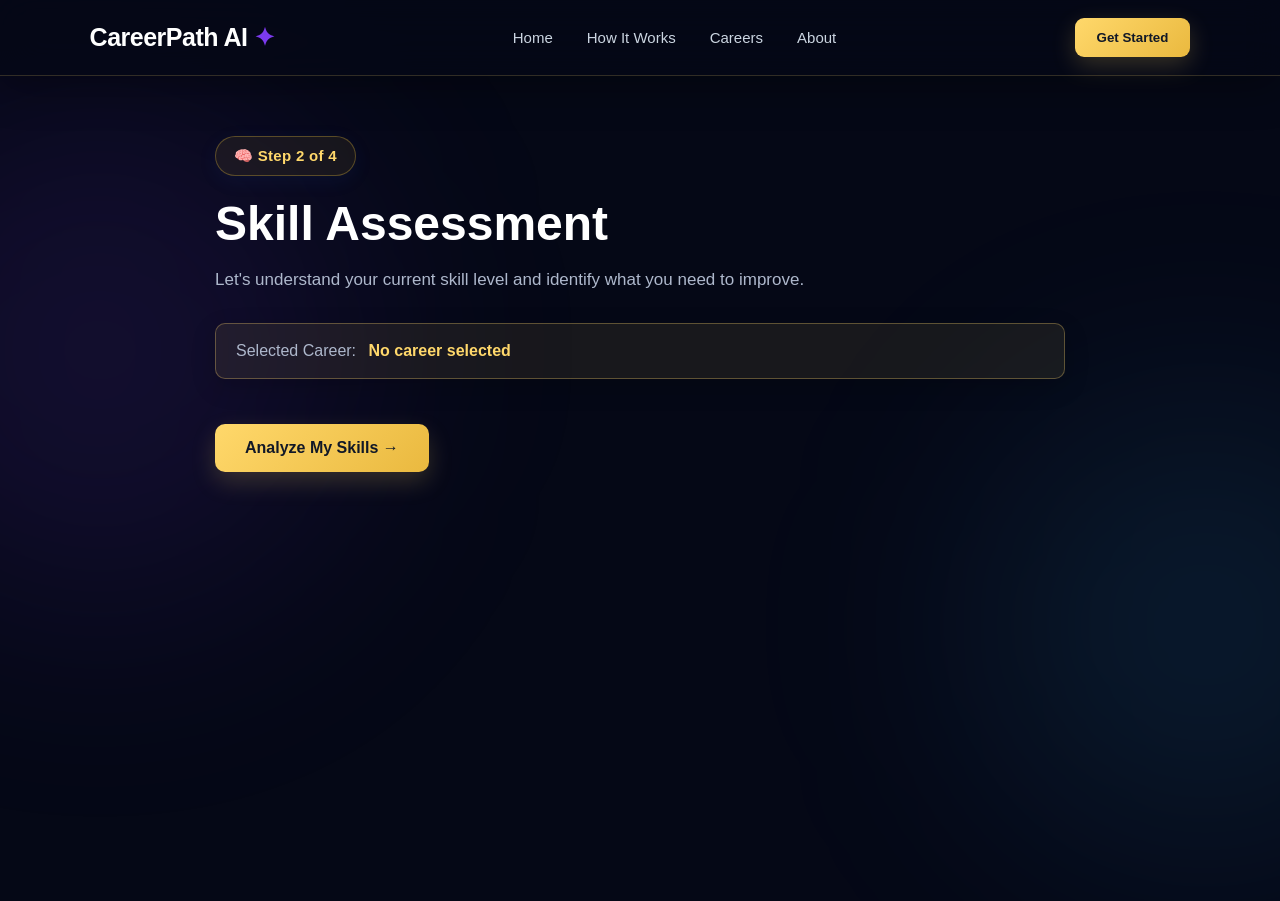
<file: assessment.html>
<!DOCTYPE html>
<html lang="en">

<head>
    <meta charset="UTF-8">
    <meta name="viewport" content="width=device-width, initial-scale=1.0">

    <title>Skill Assessment | CareerPath AI</title>

    <link rel="stylesheet" href="style.css">
</head>

<body>

    <header>

        <div class="logo">CareerPath AI</div>

        <nav>
            <a href="index.html">Home</a>
            <a href="#">How It Works</a>
            <a href="career.html">Careers</a>
            <a href="#">About</a>
        </nav>

        <button class="login-btn">Get Started</button>

    </header>


    <main class="assessment-page">

        <section class="assessment-container">

            <p class="tagline">🧠 Step 2 of 4</p>

            <h1>Skill Assessment</h1>

            <p class="assessment-description">
                Let's understand your current skill level
                and identify what you need to improve.
            </p>


            <div class="career-selected">
                <span>Selected Career:</span>

                <strong id="selected-career">
                    Loading...
                </strong>
            </div>


            <div id="questions-container">

                <!-- Questions will be added using JavaScript -->

            </div>


            <button id="submit-assessment" class="continue-btn">
                Analyze My Skills →
            </button>

        </section>

    </main>


    <script src="script.js"></script>

</body>

</html>
</file>
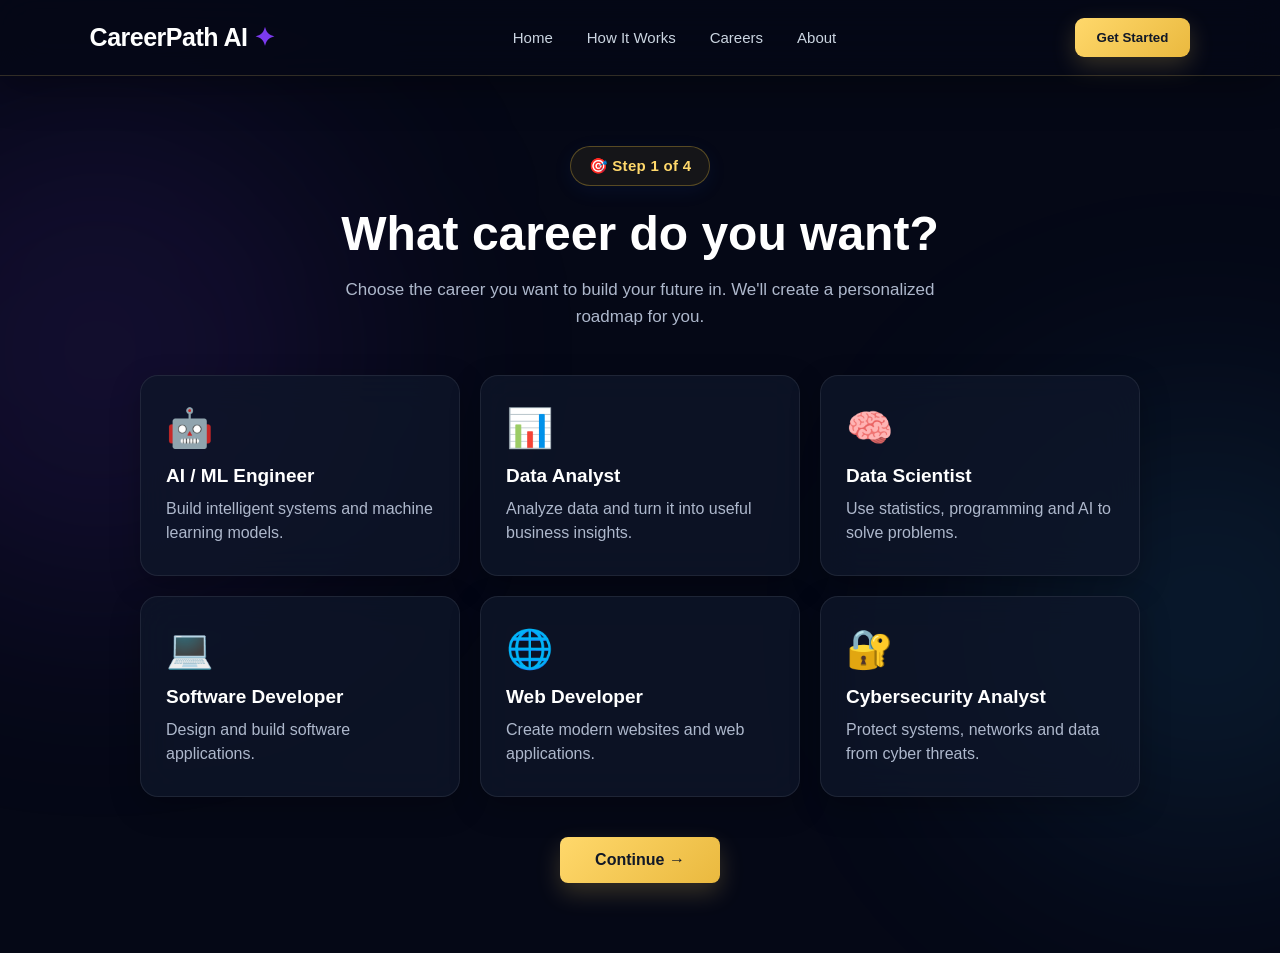
<file: career.html>
<!DOCTYPE html>
<html lang="en">

<head>
    <meta charset="UTF-8">
    <meta name="viewport" content="width=device-width, initial-scale=1.0">

    <title>Choose Your Career | CareerPath AI</title>

    <link rel="stylesheet" href="style.css">
</head>

<body>

    <header>

        <div class="logo">CareerPath AI</div>

        <nav>
            <a href="index.html">Home</a>
            <a href="#">How It Works</a>
            <a href="#">Careers</a>
            <a href="#">About</a>
        </nav>

        <button class="login-btn">Get Started</button>

    </header>


    <main class="career-page">

        <section class="career-selection">

            <p class="tagline">🎯 Step 1 of 4</p>

            <h1>What career do you want?</h1>

            <p class="career-description">
                Choose the career you want to build your future in.
                We'll create a personalized roadmap for you.
            </p>


            <div class="career-grid">

                <div class="career-card" data-career="AI/ML Engineer">
                    <div class="career-icon">🤖</div>
                    <h3>AI / ML Engineer</h3>
                    <p>
                        Build intelligent systems and machine learning models.
                    </p>
                </div>


                <div class="career-card" data-career="Data Analyst">
                    <div class="career-icon">📊</div>
                    <h3>Data Analyst</h3>
                    <p>
                        Analyze data and turn it into useful business insights.
                    </p>
                </div>


                <div class="career-card" data-career="Data Scientist">
                    <div class="career-icon">🧠</div>
                    <h3>Data Scientist</h3>
                    <p>
                        Use statistics, programming and AI to solve problems.
                    </p>
                </div>


                <div class="career-card" data-career="Software Developer">
                    <div class="career-icon">💻</div>
                    <h3>Software Developer</h3>
                    <p>
                        Design and build software applications.
                    </p>
                </div>


                <div class="career-card" data-career="Web Developer">
                    <div class="career-icon">🌐</div>
                    <h3>Web Developer</h3>
                    <p>
                        Create modern websites and web applications.
                    </p>
                </div>


                <div class="career-card" data-career="Cybersecurity Analyst">
                    <div class="career-icon">🔐</div>
                    <h3>Cybersecurity Analyst</h3>
                    <p>
                        Protect systems, networks and data from cyber threats.
                    </p>
                </div>

            </div>


            <button class="continue-btn">
                Continue →
            </button>

        </section>

    </main>


    <!-- JavaScript -->
    <script src="script.js"></script>

</body>

</html>
</file>
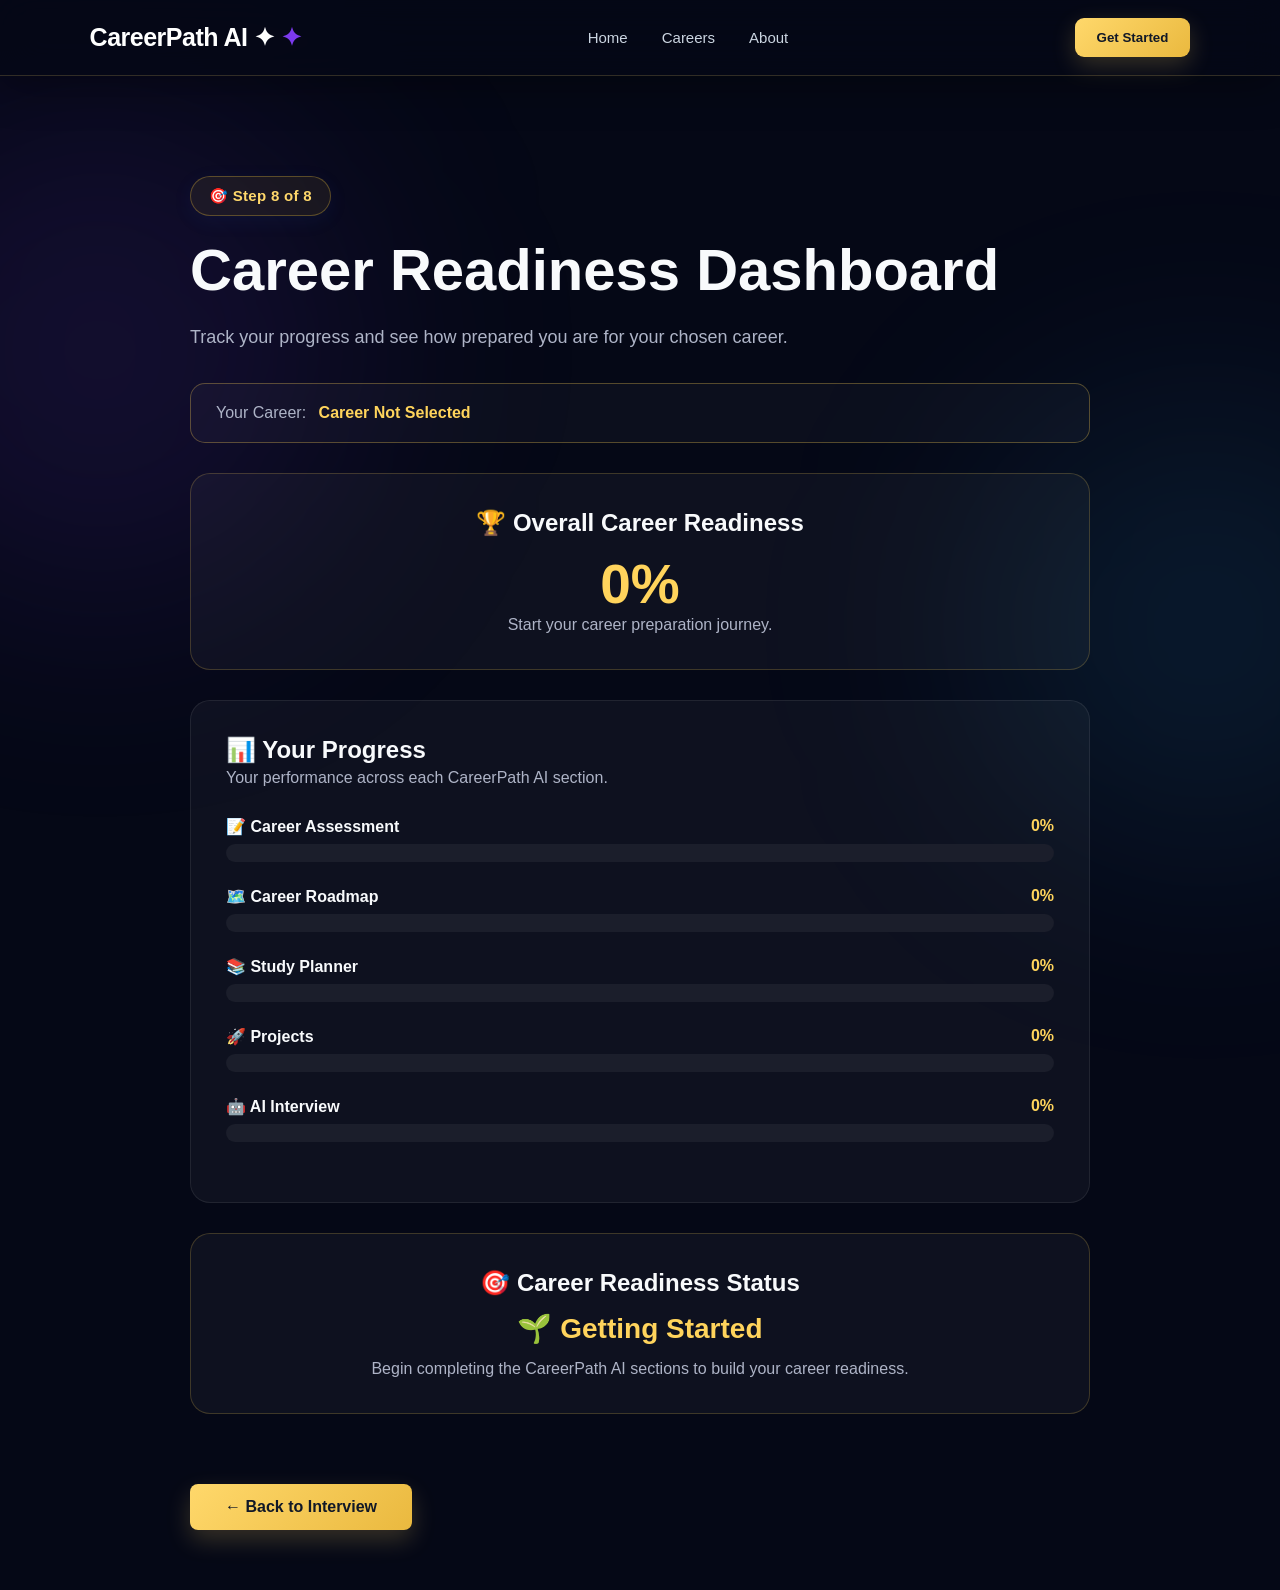
<file: dashboard.html>
<!DOCTYPE html>
<html lang="en">

<head>

    <meta charset="UTF-8">

    <meta name="viewport"
          content="width=device-width, initial-scale=1.0">

    <title>Career Dashboard | CareerPath AI</title>

    <link rel="stylesheet" href="style.css">

</head>


<body>

    <!-- ========================================
         HEADER
    ========================================= -->

    <header>

        <div class="logo">
            CareerPath AI ✦
        </div>

        <nav>

            <a href="index.html">
                Home
            </a>

            <a href="career.html">
                Careers
            </a>

            <a href="#">
                About
            </a>

        </nav>

        <button class="login-btn">
            Get Started
        </button>

    </header>


    <!-- ========================================
         STEP 8 DASHBOARD
    ========================================= -->

    <main class="dashboard-page">

        <section class="dashboard-container">


            <!-- STEP -->

            <p class="tagline">
                🎯 Step 8 of 8
            </p>


            <!-- TITLE -->

            <h1>
                Career Readiness Dashboard
            </h1>


            <p class="dashboard-description">

                Track your progress and see how prepared
                you are for your chosen career.

            </p>


            <!-- CAREER -->

            <div class="dashboard-career">

                <span>
                    Your Career:
                </span>

                <strong id="dashboard-career">
                    Loading...
                </strong>

            </div>


            <!-- ========================================
                 OVERALL SCORE
            ========================================= -->

            <div class="overall-progress">

                <h2>
                    🏆 Overall Career Readiness
                </h2>

                <div class="overall-number"
                     id="overall-score">

                    0%

                </div>

                <p id="readiness-message">

                    Complete the sections to become
                    career ready.

                </p>

            </div>


            <!-- ========================================
                 BAR GRAPH
            ========================================= -->

            <div class="progress-chart">

                <h2>
                    📊 Your Progress
                </h2>

                <p class="chart-description">

                    Your performance across each
                    CareerPath AI section.

                </p>


                <!-- ASSESSMENT -->

                <div class="bar-item">

                    <div class="bar-header">

                        <span>
                            📝 Career Assessment
                        </span>

                        <strong id="assessment-value">
                            0%
                        </strong>

                    </div>

                    <div class="bar-background">

                        <div
                            id="assessment-bar"
                            class="bar-fill">
                        </div>

                    </div>

                </div>


                <!-- ROADMAP -->

                <div class="bar-item">

                    <div class="bar-header">

                        <span>
                            🗺️ Career Roadmap
                        </span>

                        <strong id="roadmap-value">
                            0%
                        </strong>

                    </div>

                    <div class="bar-background">

                        <div
                            id="roadmap-bar"
                            class="bar-fill">
                        </div>

                    </div>

                </div>


                <!-- STUDY PLANNER -->

                <div class="bar-item">

                    <div class="bar-header">

                        <span>
                            📚 Study Planner
                        </span>

                        <strong id="planner-value">
                            0%
                        </strong>

                    </div>

                    <div class="bar-background">

                        <div
                            id="planner-bar"
                            class="bar-fill">
                        </div>

                    </div>

                </div>


                <!-- PROJECTS -->

                <div class="bar-item">

                    <div class="bar-header">

                        <span>
                            🚀 Projects
                        </span>

                        <strong id="projects-value">
                            0%
                        </strong>

                    </div>

                    <div class="bar-background">

                        <div
                            id="projects-bar"
                            class="bar-fill">
                        </div>

                    </div>

                </div>


                <!-- INTERVIEW -->

                <div class="bar-item">

                    <div class="bar-header">

                        <span>
                            🤖 AI Interview
                        </span>

                        <strong id="interview-value">
                            0%
                        </strong>

                    </div>

                    <div class="bar-background">

                        <div
                            id="interview-bar"
                            class="bar-fill">
                        </div>

                    </div>

                </div>

            </div>


            <!-- ========================================
                 FINAL STATUS
            ========================================= -->

            <div class="readiness-card">

                <h2>
                    🎯 Career Readiness Status
                </h2>

                <h3 id="readiness-status">
                    Getting Started
                </h3>

                <p id="readiness-description">

                    Start completing your CareerPath AI
                    journey to improve your readiness.

                </p>

            </div>


            <!-- ========================================
                 BACK BUTTON
            ========================================= -->

            <button
                class="continue-btn"
                onclick="window.location.href='interview.html'">

                ← Back to Interview

            </button>


        </section>

    </main>


    <script src="dashboard.js"></script>

</body>

</html>
</file>
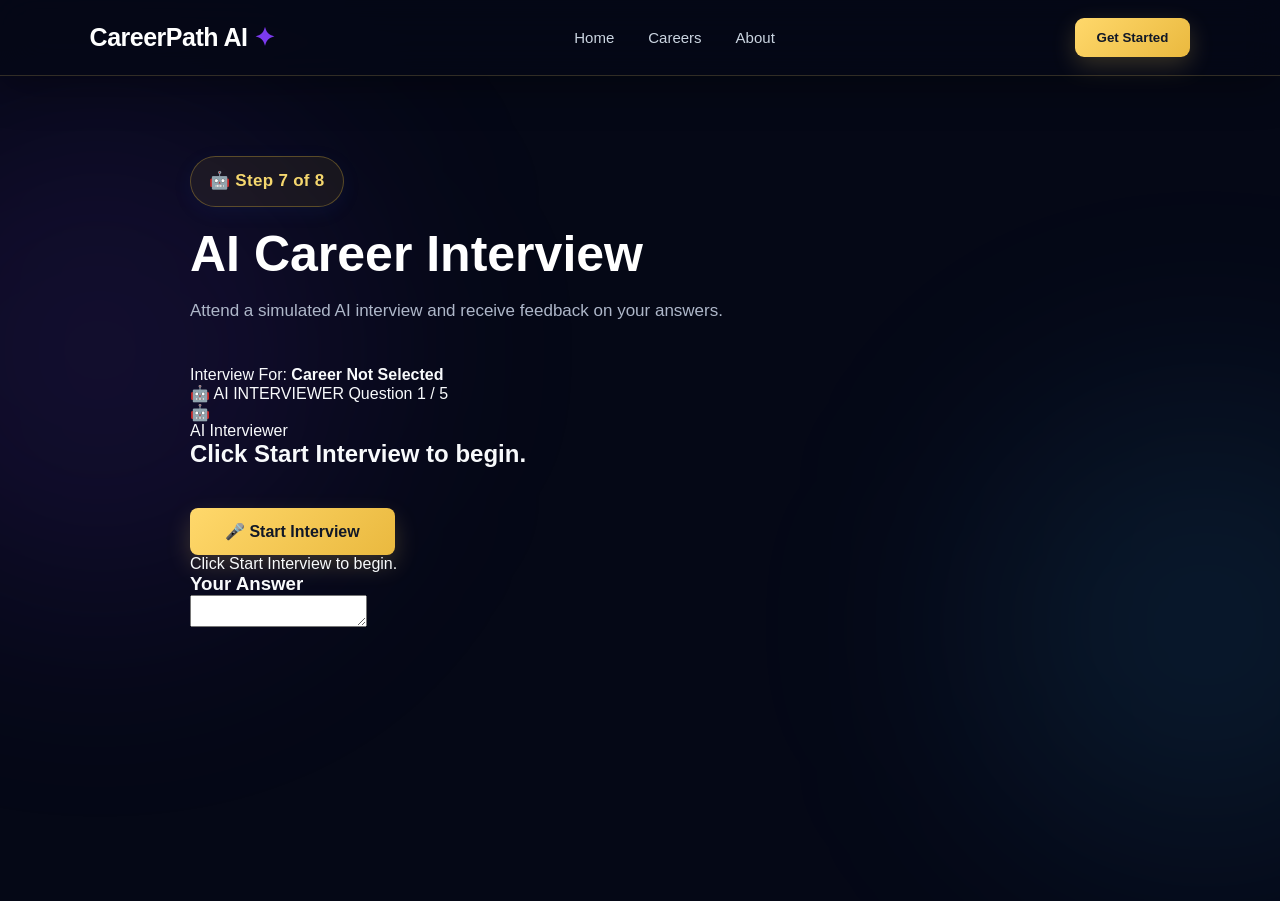
<file: interview.html>
<!DOCTYPE html>
<html lang="en">

<head>
    <meta charset="UTF-8">

    <meta name="viewport" content="width=device-width, initial-scale=1.0">

    <title>AI Interview | CareerPath AI</title>

    <link rel="stylesheet" href="style.css">
</head>

<body>

    <!-- HEADER -->
    <header>

        <div class="logo">
            CareerPath AI
        </div>

        <nav>
            <a href="index.html">Home</a>
            <a href="career.html">Careers</a>
            <a href="#">About</a>
        </nav>

        <button class="login-btn">
            Get Started
        </button>

    </header>


    <!-- AI INTERVIEW -->
    <main class="roadmap-page">

        <section class="roadmap-container">

            <p class="tagline">
                🤖 Step 7 of 8
            </p>

            <h1>
                AI Career Interview
            </h1>

            <p class="roadmap-description">
                Attend a simulated AI interview and receive feedback on your answers.
            </p>


            <!-- CAREER -->
            <div class="roadmap-career">

                <span>
                    Interview For:
                </span>

                <strong id="interview-career">
                    Loading...
                </strong>

            </div>


            <!-- INTERVIEW AREA -->
            <div id="interview-container">

                <div class="ai-interview-box">

                    <!-- INTERVIEW HEADER -->
                    <div class="interview-header">

                        <span class="ai-badge">
                            🤖 AI INTERVIEWER
                        </span>

                        <span id="question-count">
                            Question 1 / 5
                        </span>

                    </div>


                    <!-- QUESTION -->
                    <div class="ai-question">

                        <div class="ai-avatar">
                            🤖
                        </div>

                        <div>

                            <span>
                                AI Interviewer
                            </span>

                            <h2 id="interview-question">
                                Click Start Interview to begin.
                            </h2>

                        </div>

                    </div>


                    <!-- SPEECH AREA -->
                    <div class="speech-area">

                        <button
                            id="start-interview"
                            class="continue-btn">
                            🎤 Start Interview
                        </button>


                        <button
                            id="speak-answer"
                            class="continue-btn"
                            style="display: none;">
                            🎙️ Start Speaking
                        </button>


                        <button
                            id="finish-answer"
                            class="continue-btn"
                            style="display: none;">
                            ✅ Finish Answer
                        </button>


                        <p id="speech-status">
                            Click Start Interview to begin.
                        </p>

                    </div>


                    <!-- USER ANSWER -->
                    <div class="answer-box">

                        <h3>
                            Your Answer
                        </h3>

                        <textarea
                            id="user-answer"
                            placeholder="Your spoken answer will appear here..."
                            readonly>
                        </textarea>

                    </div>


                    <!-- FEEDBACK -->
                    <div
                        id="interview-feedback"
                        style="display: none;">

                        <h3>
                            📊 AI Feedback
                        </h3>

                        <p id="feedback-text"></p>

                        <strong id="answer-score">
                            Score: 0/10
                        </strong>

                    </div>


                    <!-- NEXT QUESTION -->
                    <button
                        id="next-question"
                        class="continue-btn"
                        style="display: none;">

                        Next Question →

                    </button>

                </div>

            </div>

        </section>

    </main>


    <!-- JAVASCRIPT -->
     <script src="interview.js"></script>
   

</body>

</html>
</file>
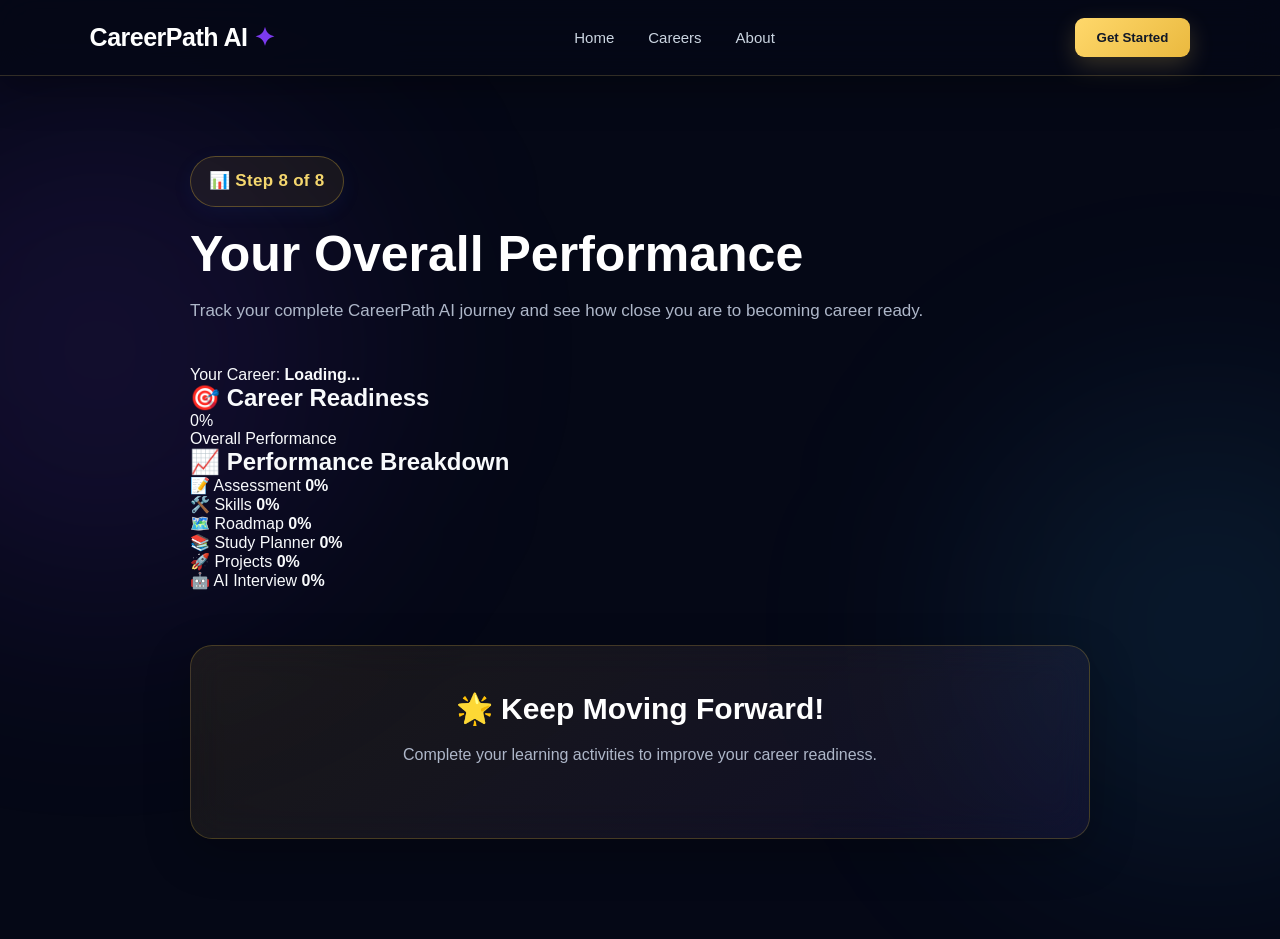
<file: performance.html>
<!DOCTYPE html>
<html lang="en">

<head>

    <meta charset="UTF-8">

    <meta name="viewport"
          content="width=device-width, initial-scale=1.0">

    <title>Overall Performance | CareerPath AI</title>

    <link rel="stylesheet" href="style.css">

</head>


<body>

    <!-- ========================================
         HEADER
    ========================================= -->

    <header>

        <div class="logo">
            CareerPath AI
        </div>

        <nav>

            <a href="index.html">
                Home
            </a>

            <a href="career.html">
                Careers
            </a>

            <a href="#">
                About
            </a>

        </nav>

        <button class="login-btn">
            Get Started
        </button>

    </header>


    <!-- ========================================
         PERFORMANCE PAGE
    ========================================= -->

    <main class="roadmap-page">

        <section class="roadmap-container">


            <!-- STEP -->

            <p class="tagline">
                📊 Step 8 of 8
            </p>


            <!-- TITLE -->

            <h1>
                Your Overall Performance
            </h1>


            <p class="roadmap-description">

                Track your complete CareerPath AI journey
                and see how close you are to becoming
                career ready.

            </p>


            <!-- CAREER -->

            <div class="roadmap-career">

                <span>
                    Your Career:
                </span>

                <strong id="performance-career">
                    Loading...
                </strong>

            </div>


            <!-- ========================================
                 OVERALL SCORE
            ========================================= -->

            <div class="overall-performance">

                <h2>
                    🎯 Career Readiness
                </h2>

                <div class="overall-score"
                     id="overall-score">

                    0%

                </div>

                <p>
                    Overall Performance
                </p>

            </div>


            <!-- ========================================
                 PERFORMANCE GRAPH
            ========================================= -->

            <div class="performance-section">

                <h2>
                    📈 Performance Breakdown
                </h2>


                <div class="performance-item">

                    <div class="performance-header">

                        <span>
                            📝 Assessment
                        </span>

                        <strong id="assessment-performance">
                            0%
                        </strong>

                    </div>

                    <div class="performance-bar">

                        <div
                            id="assessment-bar"
                            class="performance-fill">
                        </div>

                    </div>

                </div>


                <div class="performance-item">

                    <div class="performance-header">

                        <span>
                            🛠️ Skills
                        </span>

                        <strong id="skills-performance">
                            0%
                        </strong>

                    </div>

                    <div class="performance-bar">

                        <div
                            id="skills-bar"
                            class="performance-fill">
                        </div>

                    </div>

                </div>


                <div class="performance-item">

                    <div class="performance-header">

                        <span>
                            🗺️ Roadmap
                        </span>

                        <strong id="roadmap-performance">
                            0%
                        </strong>

                    </div>

                    <div class="performance-bar">

                        <div
                            id="roadmap-bar"
                            class="performance-fill">
                        </div>

                    </div>

                </div>


                <div class="performance-item">

                    <div class="performance-header">

                        <span>
                            📚 Study Planner
                        </span>

                        <strong id="planner-performance">
                            0%
                        </strong>

                    </div>

                    <div class="performance-bar">

                        <div
                            id="planner-bar"
                            class="performance-fill">
                        </div>

                    </div>

                </div>


                <div class="performance-item">

                    <div class="performance-header">

                        <span>
                            🚀 Projects
                        </span>

                        <strong id="projects-performance">
                            0%
                        </strong>

                    </div>

                    <div class="performance-bar">

                        <div
                            id="projects-bar"
                            class="performance-fill">
                        </div>

                    </div>

                </div>


                <div class="performance-item">

                    <div class="performance-header">

                        <span>
                            🤖 AI Interview
                        </span>

                        <strong id="interview-performance">
                            0%
                        </strong>

                    </div>

                    <div class="performance-bar">

                        <div
                            id="interview-bar"
                            class="performance-fill">
                        </div>

                    </div>

                </div>

            </div>


            <!-- ========================================
                 FINAL MESSAGE
            ========================================= -->

            <div class="career-ready">

                <h2>
                    🌟 Keep Moving Forward!
                </h2>

                <p id="performance-message">

                    Complete your learning activities
                    to improve your career readiness.

                </p>

            </div>


        </section>

    </main>


    <script src="script.js"></script>

</body>

</html>
</file>
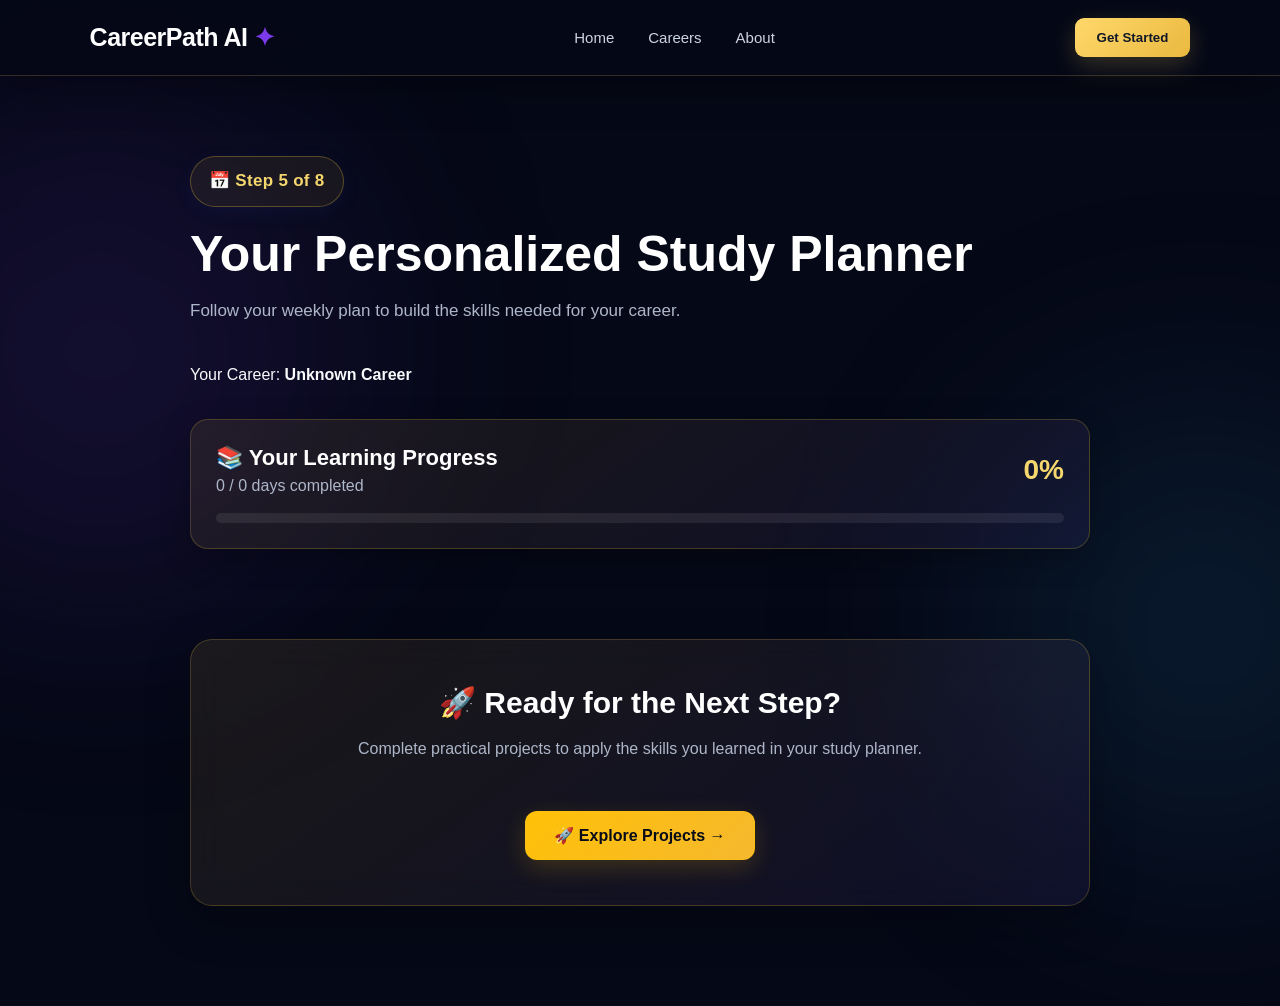
<file: planner.html>
<!DOCTYPE html>
<html lang="en">

<head>

    <meta charset="UTF-8">

    <meta name="viewport"
          content="width=device-width, initial-scale=1.0">

    <title>Study Planner | CareerPath AI</title>

    <link rel="stylesheet" href="style.css">

</head>


<body>

    <header>

        <div class="logo">
            CareerPath AI
        </div>

        <nav>

            <a href="index.html">
                Home
            </a>

            <a href="career.html">
                Careers
            </a>

            <a href="#">
                About
            </a>

        </nav>

        <button class="login-btn">
            Get Started
        </button>

    </header>


    <main class="roadmap-page">

        <section class="roadmap-container">

            <p class="tagline">
                📅 Step 5 of 8
            </p>

            <h1>
                Your Personalized Study Planner
            </h1>

            <p class="roadmap-description">
                Follow your weekly plan to build the skills
                needed for your career.
            </p>

            <div class="roadmap-career">

                <span>Your Career:</span>

                <strong id="planner-career">
                    Loading...
                </strong>

            </div>



            <div id="planner-content">

            </div>

            

         <!-- ============================= -->
<!-- NEXT STEP - PROJECTS -->
<!-- ============================= -->

<div class="career-ready">

    <h2>
        🚀 Ready for the Next Step?
    </h2>

    <p>
        Complete practical projects to apply the skills
        you learned in your study planner.
    </p>
<a href="projects.html" class="project-cta">
    🚀 Explore Projects →
</a>
</div>

        </section>

    </main>


    <script src="script.js"></script>

</body>

</html>
</file>
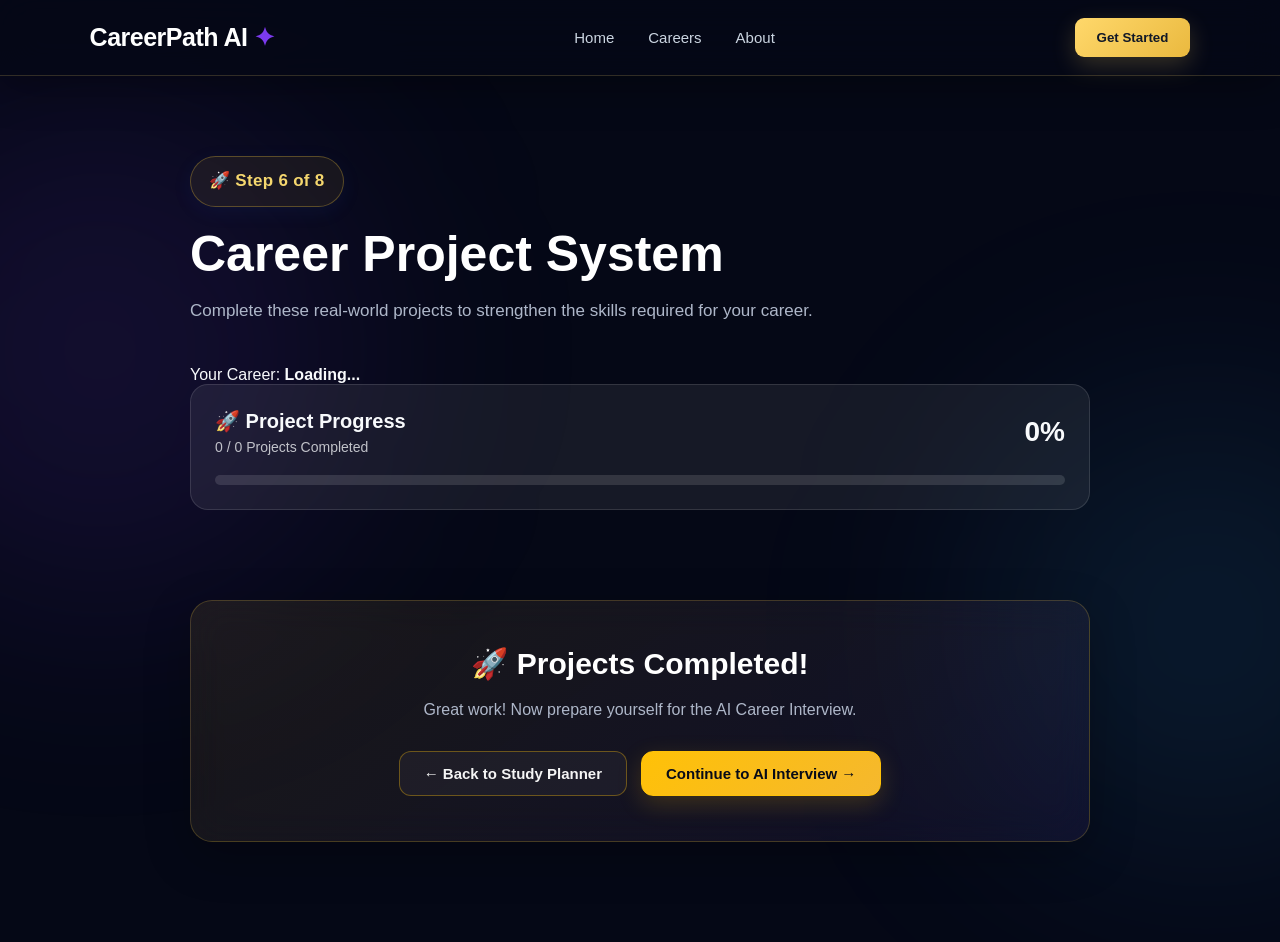
<file: projects.html>
<!DOCTYPE html>
<html lang="en">

<head>

    <meta charset="UTF-8">

    <meta name="viewport"
          content="width=device-width, initial-scale=1.0">

    <title>Project System | CareerPath AI</title>

    <link rel="stylesheet" href="style.css">

</head>


<body>

    <!-- ========================================
         HEADER
    ========================================= -->

    <header>

        <div class="logo">
            CareerPath AI
        </div>

        <nav>

            <a href="index.html">
                Home
            </a>

            <a href="career.html">
                Careers
            </a>

            <a href="#">
                About
            </a>

        </nav>

        <button class="login-btn">
            Get Started
        </button>

    </header>


    <!-- ========================================
         MAIN PROJECT PAGE
    ========================================= -->

    <main class="roadmap-page">

        <section class="roadmap-container">


            <!-- STEP -->

            <p class="tagline">
                🚀 Step 6 of 8
            </p>


            <!-- TITLE -->

            <h1>
                Career Project System
            </h1>


            <p class="roadmap-description">

                Complete these real-world projects to
                strengthen the skills required for your career.

            </p>


            <!-- CAREER -->

            <div class="roadmap-career">

                <span>
                    Your Career:
                </span>

                <strong id="project-career">
                    Loading...
                </strong>

            </div>


            <!-- ========================================
                 PROJECT PROGRESS
            ========================================= -->

            <div class="project-progress">

                <div class="project-progress-header">

                    <div>

                        <h3>
                            🚀 Project Progress
                        </h3>

                        <p id="project-progress-text">
                            0 / 5 projects completed
                        </p>

                    </div>

                    <strong id="project-progress-percent">
                        0%
                    </strong>

                </div>


                <div class="project-progress-bar">

                    <div
                        id="project-progress-fill"
                        class="project-progress-fill">
                    </div>

                </div>

            </div>


            <!-- ========================================
                 PROJECTS
            ========================================= -->

            <div id="projects-content">

            </div>


          <!-- ======================================== -->
<!-- NEXT STEP -->
<!-- ======================================== -->

<div class="career-ready">

    <h2>
        🚀 Projects Completed!
    </h2>

    <p>
        Great work! Now prepare yourself for the AI Career Interview.
    </p>

    <div class="career-ready-buttons">

        <div class="project-navigation">

    <a
        href="study-planner.html"
        class="project-nav secondary">

        ← Back to Study Planner

    </a>


    <a
        href="interview.html"
        class="project-nav primary">

        Continue to AI Interview →

    </a>

</div>

    </div>

</div>



        </section>

    </main>


    <script src="script.js"></script>

</body>

</html>
</file>
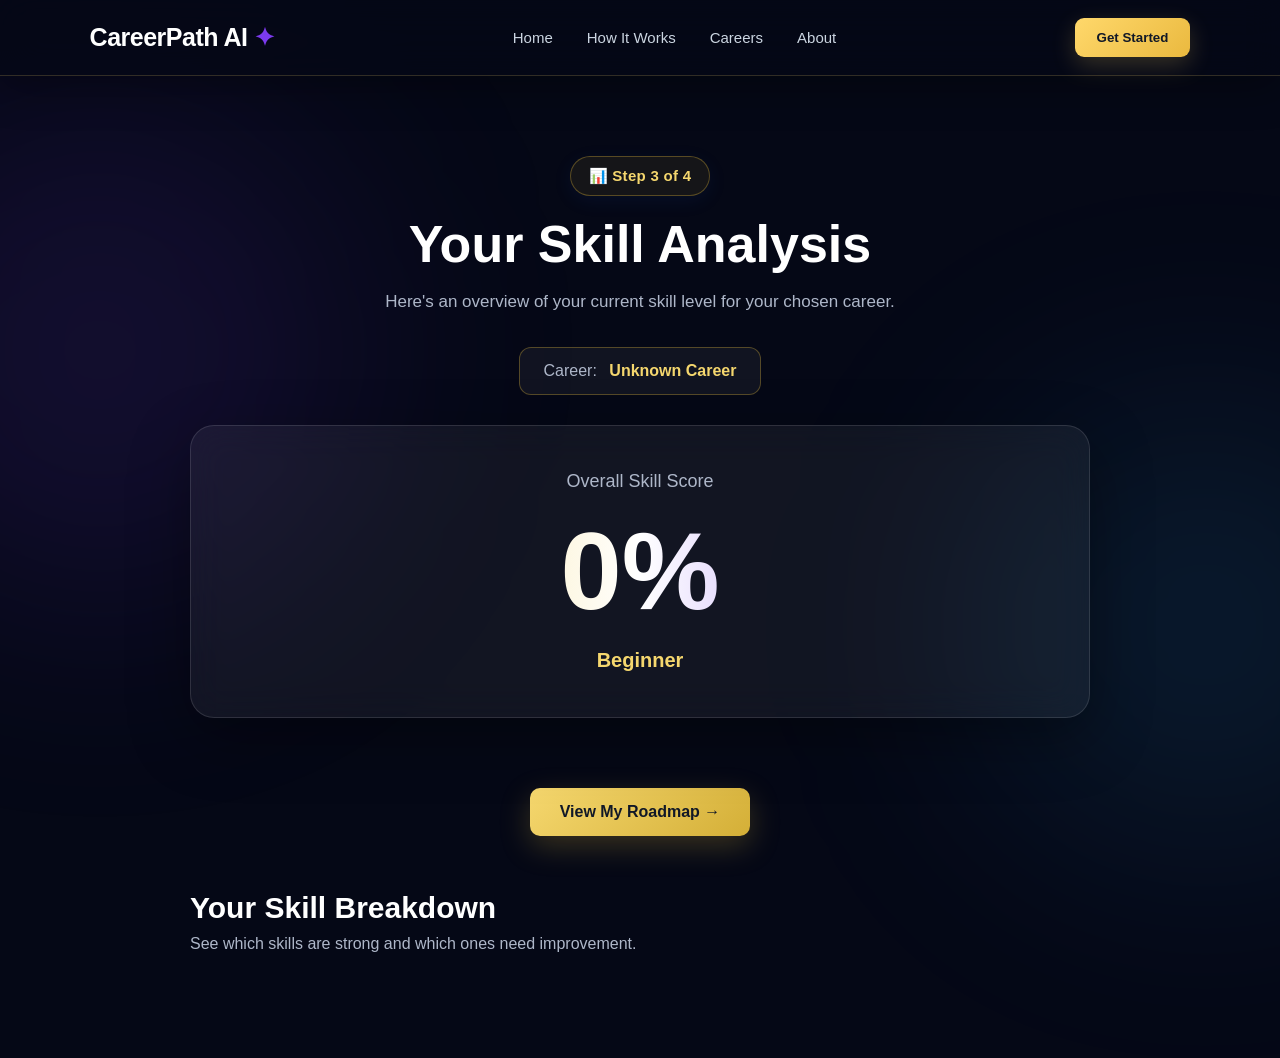
<file: results.html>
<!DOCTYPE html>
<html lang="en">

<head>

    <meta charset="UTF-8">

    <meta name="viewport"
          content="width=device-width, initial-scale=1.0">

    <title>Skill Results | CareerPath AI</title>

    <link rel="stylesheet" href="style.css">

</head>


<body>

    <header>

        <div class="logo">
            CareerPath AI
        </div>

        <nav>

            <a href="index.html">
                Home
            </a>

            <a href="#">
                How It Works
            </a>

            <a href="career.html">
                Careers
            </a>

            <a href="#">
                About
            </a>

        </nav>

        <button class="login-btn">
            Get Started
        </button>

    </header>


    <main class="results-page">

        <section class="results-container">

            <p class="tagline">
                📊 Step 3 of 4
            </p>


            <h1>
                Your Skill Analysis
            </h1>


            <p class="results-description">
                Here's an overview of your current
                skill level for your chosen career.
            </p>


            <div class="career-result">

                <span>
                    Career:
                </span>

                <strong id="result-career">
                    Loading...
                </strong>

            </div>


            <div class="score-card">

                <p>
                    Overall Skill Score
                </p>

                <div class="score"
                     id="overall-score">

                    0%

                </div>

                <p id="skill-level">
                    Calculating...
                </p>

            </div>


            <div class="result-actions">

                <button
                    class="continue-btn"
                    id="roadmap-button">

                    View My Roadmap →

                </button>

            </div>

            <div class="skill-results-section">

    <h2>Your Skill Breakdown</h2>

    <p>
        See which skills are strong and which ones need improvement.
    </p>

    <div id="skill-results"></div>

</div>



        </section>

    </main>


    <script src="script.js"></script>

</body>

</html>
</file>
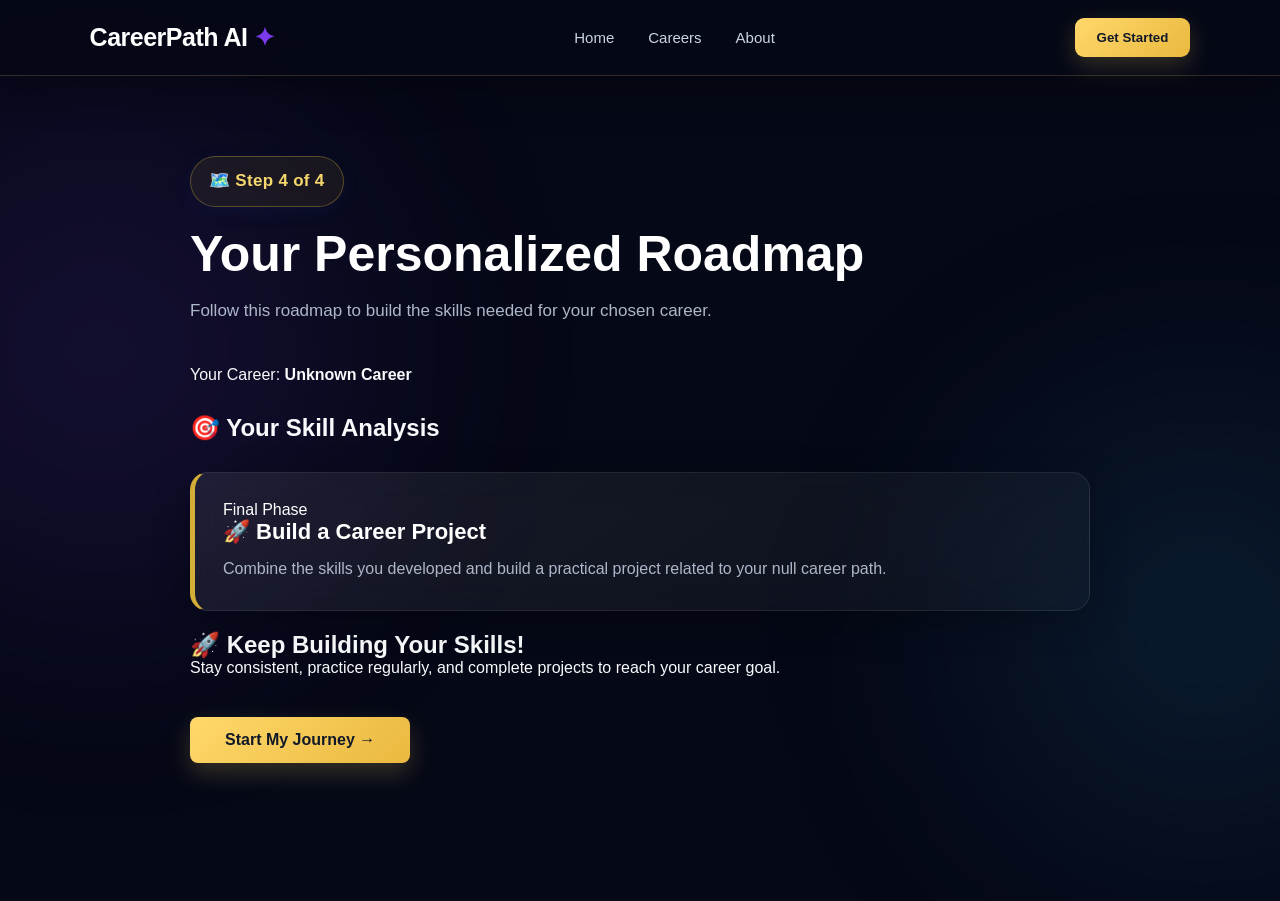
<file: roadmap.html>
<!DOCTYPE html>
<html lang="en">

<head>

    <meta charset="UTF-8">

    <meta name="viewport" content="width=device-width, initial-scale=1.0">

    <title>Your Career Roadmap | CareerPath AI</title>

    <link rel="stylesheet" href="style.css">

</head>


<body>


    <!-- ========================================
         HEADER
    ========================================= -->

    <header>

        <div class="logo">
            CareerPath AI
        </div>


        <nav>

            <a href="index.html">
                Home
            </a>

            <a href="career.html">
                Careers
            </a>

            <a href="#">
                About
            </a>

        </nav>


        <button class="login-btn">
            Get Started
        </button>

    </header>



    <!-- ========================================
         MAIN ROADMAP PAGE
    ========================================= -->

    <main class="roadmap-page">


        <section class="roadmap-container">


            <!-- STEP -->

            <p class="tagline">
                🗺️ Step 4 of 4
            </p>



            <!-- TITLE -->

            <h1>
                Your Personalized Roadmap
            </h1>


            <p class="roadmap-description">

                Follow this roadmap to build the skills
                needed for your chosen career.

            </p>



            <!-- CAREER -->

            <div class="roadmap-career">

                <span>
                    Your Career:
                </span>

                <strong id="roadmap-career">
                    Loading...
                </strong>

            </div>



            <!-- ========================================
                 ROADMAP CONTENT
            ========================================= -->

           <div id="skill-gap">

            </div>


          <div id="roadmap-content">

             <!-- JavaScript will generate the roadmap here -->

        </div>



            <!-- ========================================
                 COMPLETION MESSAGE
            ========================================= -->

            <div class="roadmap-complete">

                <h2>
                    🚀 Keep Building Your Skills!
                </h2>

                <p>
                    Stay consistent, practice regularly,
                    and complete projects to reach your career goal.
                </p>

            </div>



            <!-- ========================================
                 START BUTTON
            ========================================= -->

            <div class="roadmap-actions">

                <button
                    class="continue-btn"
                    id="start-roadmap">

                    Start My Journey →

                </button>

            </div>


        </section>

    </main>


    <script src="script.js"></script>

<script>
    // Mark Roadmap as completed
    localStorage.setItem(
        "roadmapCompleted",
        "true"
    );
</script>

</body>

</html>
</file>
<file: style.css>
* {
    margin: 0;
    padding: 0;
    box-sizing: border-box;
}

body {
    font-family: Arial, sans-serif;
    background: #f7f9fc;
    color: #111827;
}


/* HEADER */

header {
    height: 75px;
    padding: 0 8%;
    display: flex;
    align-items: center;
    justify-content: space-between;
    background: white;
    border-bottom: 1px solid #e5e7eb;
}

.logo {
    font-size: 24px;
    font-weight: bold;
}

nav {
    display: flex;
    gap: 30px;
}

nav a {
    text-decoration: none;
    color: #4b5563;
    font-size: 15px;
}

nav a:hover {
    color: #2563eb;
}

.login-btn {
    padding: 11px 20px;
    border: none;
    border-radius: 8px;
    background: #2563eb;
    color: white;
    cursor: pointer;
}


/* HERO */

.hero {
    min-height: calc(100vh - 75px);
    padding: 80px 8%;

    display: flex;
    align-items: center;
    justify-content: space-between;
    gap: 60px;
}

.hero-content {
    max-width: 650px;
}

.tagline {
    color: #2563eb;
    font-weight: bold;
    margin-bottom: 20px;
}

h1 {
    font-size: 58px;
    line-height: 1.1;
    margin-bottom: 25px;
}

h1 span {
    color: #2563eb;
}

.description {
    font-size: 18px;
    line-height: 1.7;
    color: #6b7280;
    margin-bottom: 35px;
}


/* BUTTONS */

.hero-buttons {
    display: flex;
    gap: 15px;
}

.primary-btn,
.secondary-btn {
    padding: 14px 24px;
    border-radius: 8px;
    font-size: 15px;
    cursor: pointer;
}

.primary-btn {
    border: none;
    background: #2563eb;
    color: white;
}

.secondary-btn {
    background: white;
    border: 1px solid #d1d5db;
    color: #111827;
}


/* ROADMAP CARD */

.hero-card {
    width: 360px;
    padding: 30px;

    background: white;
    border-radius: 18px;

    box-shadow: 0 20px 50px rgba(0, 0, 0, 0.08);
}

.hero-card h3 {
    margin-bottom: 25px;
    font-size: 20px;
}

.roadmap-item {
    display: flex;
    align-items: center;
    gap: 15px;

    padding: 16px 0;

    border-bottom: 1px solid #e5e7eb;
}

.roadmap-item span {
    width: 35px;
    height: 35px;

    display: flex;
    align-items: center;
    justify-content: center;

    border-radius: 50%;

    background: #eff6ff;
    color: #2563eb;

    font-weight: bold;
}

.roadmap-item p {
    color: #374151;
}

/* CAREER SELECTION PAGE */

.career-page {
    min-height: calc(100vh - 75px);
    padding: 70px 8%;
}

.career-selection {
    max-width: 1000px;
    margin: auto;
    text-align: center;
}

.career-selection h1 {
    font-size: 48px;
    margin-bottom: 15px;
}

.career-description {
    color: #6b7280;
    font-size: 17px;
    line-height: 1.6;
    max-width: 600px;
    margin: 0 auto 45px;
}

.career-grid {
    display: grid;
    grid-template-columns: repeat(3, 1fr);
    gap: 20px;
}

.career-card {
    background: white;
    padding: 30px 25px;
    border: 2px solid transparent;
    border-radius: 15px;
    text-align: left;
    cursor: pointer;
    transition: 0.3s;
}

.career-card:hover {
    border-color: #2563eb;
    transform: translateY(-5px);
    box-shadow: 0 15px 35px rgba(0, 0, 0, 0.08);
}

.career-icon {
    font-size: 35px;
    margin-bottom: 15px;
}

.career-card h3 {
    font-size: 19px;
    margin-bottom: 10px;
}

.career-card p {
    color: #1ae608;
    line-height: 1.5;
}

.continue-btn {
    margin-top: 40px;
    padding: 14px 35px;
    border: none;
    border-radius: 8px;
    background: #50eb25;
    color: white;
    font-size: 16px;
    cursor: pointer;
}

.continue-btn:hover {
    background: #d81d1d;
}

.primary-btn {
    text-decoration: none;
    display: inline-block;
}

.primary-btn {
    text-decoration: none;
    display: inline-block;
}

/* ASSESSMENT PAGE */

.assessment-page {
    min-height: calc(100vh - 75px);
    padding: 60px 8%;
}

.assessment-container {
    max-width: 850px;
    margin: auto;
}

.assessment-container h1 {
    font-size: 48px;
    margin-bottom: 15px;
}

.assessment-description {
    color: #6b7280;
    font-size: 17px;
    line-height: 1.6;
    margin-bottom: 30px;
}

.career-selected {
    background: #eff6ff;
    border: 1px solid #dbeafe;
    padding: 18px 20px;
    border-radius: 10px;
    margin-bottom: 30px;
}

.career-selected span {
    color: #6b7280;
    margin-right: 8px;
}

.career-selected strong {
    color: #2563eb;
}


/* QUESTION CARD */

.question-card {
    background: white;
    padding: 25px;
    margin-bottom: 20px;

    border-radius: 14px;
    border: 1px solid #e5e7eb;

    box-shadow: 0 8px 25px rgba(0, 0, 0, 0.04);
}

.question-card h3 {
    margin-bottom: 20px;
    font-size: 18px;
}

.option {
    display: block;

    padding: 12px 15px;
    margin-bottom: 10px;

    border: 1px solid #e5e7eb;
    border-radius: 8px;

    cursor: pointer;

    transition: 0.2s;
}

.option:hover {
    border-color: #2563eb;
    background: #eff6ff;
}

.option input {
    margin-right: 10px;
}

#submit-assessment {
    margin-top: 15px;
}

/* ========================================
   RESULTS PAGE - PREMIUM
======================================== */

.results-page {
    min-height: calc(100vh - 75px);
    padding: 80px 8%;
}

.results-container {
    max-width: 900px;
    margin: auto;
    text-align: center;
}

/* STEP TAG */

.results-container .tagline {
    display: inline-block;
    padding: 10px 18px;
    border: 1px solid rgba(212, 175, 55, 0.35);
    border-radius: 30px;
    background: rgba(212, 175, 55, 0.08);
    color: #f5d76e;
    margin-bottom: 20px;
}

/* HEADING */

.results-container h1 {
    font-size: 52px;
    margin-bottom: 15px;
    color: #ffffff;
}

.results-description {
    color: #aeb7c9;
    font-size: 17px;
    line-height: 1.7;
    margin-bottom: 30px;
}


/* ========================================
   CAREER RESULT
======================================== */

.career-result {
    display: inline-block;

    padding: 14px 24px;

    margin-bottom: 30px;

    background: rgba(255, 255, 255, 0.05);

    border: 1px solid rgba(212, 175, 55, 0.35);

    border-radius: 12px;

    color: #ffffff;
}

.career-result span {
    color: #aeb7c9;
    margin-right: 8px;
}

.career-result strong {
    color: #f5d76e;
}


/* ========================================
   SCORE CARD
======================================== */

.score-card {
    position: relative;

    overflow: hidden;

    background: linear-gradient(
        145deg,
        rgba(255,255,255,0.08),
        rgba(255,255,255,0.03)
    );

    padding: 45px;

    border-radius: 24px;

    border: 1px solid rgba(212, 175, 55, 0.3);

    box-shadow:
        0 20px 60px rgba(0,0,0,0.35),
        inset 0 1px rgba(255,255,255,0.08);
}

.score-card > p:first-child {
    font-size: 18px;
    color: #aeb7c9;
}

.score {
    font-size: 110px;

    font-weight: 800;

    margin: 15px 0;

    background: linear-gradient(
        90deg,
        #f5d76e,
        #ffffff,
        #8b5cf6
    );

    background-clip: text;
    -webkit-background-clip: text;
    -webkit-text-fill-color: transparent;
}

#skill-level {
    font-size: 20px;

    font-weight: bold;

    color: #f5d76e;
}


/* ========================================
   ROADMAP BUTTON
======================================== */

.result-actions {
    margin-top: 30px;
}

#roadmap-button {
    background: linear-gradient(
        135deg,
        #f5d76e,
        #d4af37
    );

    color: #111827;

    border: none;

    padding: 15px 30px;

    border-radius: 10px;

    font-size: 16px;

    font-weight: bold;

    cursor: pointer;

    box-shadow:
        0 10px 30px rgba(212,175,55,0.25);

    transition: 0.3s;
}

#roadmap-button:hover {
    transform: translateY(-3px);

    box-shadow:
        0 15px 35px rgba(212,175,55,0.4);
}


/* ========================================
   SKILL BREAKDOWN
======================================== */

.skill-results-section {
    margin-top: 55px;

    text-align: left;
}

.skill-results-section h2 {
    font-size: 30px;

    color: #ffffff;

    margin-bottom: 10px;
}

.skill-results-section > p {
    color: #aeb7c9;

    margin-bottom: 25px;
}


/* ========================================
   SKILL CARDS
======================================== */

.skill-result-item {
    background: linear-gradient(
        145deg,
        rgba(255,255,255,0.07),
        rgba(255,255,255,0.03)
    );

    padding: 22px;

    margin-bottom: 15px;

    border-radius: 15px;

    border: 1px solid rgba(255,255,255,0.08);

    transition: 0.3s;
}

.skill-result-item:hover {
    border-color: rgba(212,175,55,0.45);

    transform: translateY(-3px);
}

.skill-info {
    display: flex;

    justify-content: space-between;

    align-items: center;

    margin-bottom: 12px;
}

.skill-info strong {
    color: #ffffff;

    font-size: 17px;
}

.skill-info span {
    font-size: 14px;

    font-weight: bold;
}


/* SKILL LEVEL COLORS */

.strong {
    color: #4ade80;
}

.moderate {
    color: #facc15;
}

.improvement {
    color: #fb923c;
}

.priority {
    color: #f87171;
}


/* ========================================
   PROGRESS BAR
======================================== */

.progress-bar {
    width: 100%;

    height: 9px;

    background: rgba(255,255,255,0.08);

    border-radius: 20px;

    overflow: hidden;
}

.progress-fill {
    height: 100%;

    background: linear-gradient(
        90deg,
        #d4af37,
        #f5d76e,
        #8b5cf6
    );

    border-radius: 20px;

    transition: width 1s ease;
}

/* ========================================
   ROADMAP CARDS
======================================== */

.roadmap-step {
    background: white;
    padding: 25px;
    margin: 20px 0;
    border-radius: 15px;
    border-left: 6px solid #2563eb;
    box-shadow: 0 5px 15px rgba(0, 0, 0, 0.08);
}

.roadmap-step h2 {
    color: #2563eb;
    margin-bottom: 8px;
}

.roadmap-step h3 {
    font-size: 22px;
    margin-bottom: 8px;
}

.roadmap-step p {
    color: #555;
    line-height: 1.6;
}

/* ========================================
   SKILL GAP
======================================== */

#skill-gap {
    margin: 30px 0;
}

#skill-gap h2 {
    margin-bottom: 15px;
}

.skill-gap-card {
    display: flex;
    justify-content: space-between;
    align-items: center;
    background: white;
    padding: 15px 20px;
    margin: 10px 0;
    border-radius: 10px;
    box-shadow: 0 3px 10px rgba(0, 0, 0, 0.08);
}
/* ========================================
   STUDY PLANNER
======================================== */

#planner-content {
    margin-top: 30px;
}

.study-week {
    background: white;
    padding: 25px;
    margin: 18px 0;
    border-radius: 15px;
    border-left: 6px solid #2563eb;
    box-shadow: 0 5px 15px rgba(0, 0, 0, 0.08);
}

.study-week h2 {
    color: #2563eb;
    margin-bottom: 8px;
}

.study-week h3 {
    font-size: 22px;
    margin-bottom: 8px;
}

.study-week p {
    color: #555;
    line-height: 1.6;
}

/* ========================================
   PROJECTS
======================================== */

#projects-section {
    margin-top: 40px;
}

#projects-section h2 {
    margin-bottom: 20px;
}

.project-card {
    background: white;
    padding: 25px;
    margin: 18px 0;
    border-radius: 15px;
    border-left: 6px solid #22c55e;
    box-shadow: 0 5px 15px rgba(0, 0, 0, 0.08);
}

.project-card h3 {
    color: #22c55e;
    margin-bottom: 8px;
}

.project-card h2 {
    margin-bottom: 8px;
}

.project-card p {
    color: #555;
}

/* ========================================
   CAREER READY
======================================== */

.career-ready {
    text-align: center;
    background: white;
    padding: 40px 25px;
    margin: 40px 0;
    border-radius: 20px;
    box-shadow: 0 5px 20px rgba(0, 0, 0, 0.08);
}

.career-ready h2 {
    font-size: 30px;
    margin-bottom: 15px;
}

.career-ready p {
    color: #555;
    line-height: 1.6;
    margin-bottom: 25px;
}

#restart-planner {
    background: #2563eb;
    color: white;
    border: none;
    padding: 14px 28px;
    border-radius: 8px;
    font-size: 16px;
    cursor: pointer;
}

#restart-planner:hover {
    background: #1d4ed8;
}

/* ========================================
   CAREERPATH AI - PROFESSIONAL HOMEPAGE
======================================== */

/* Smooth overall appearance */
body {
    font-family: "Segoe UI", Arial, sans-serif;
    background: #f8fafc;
    color: #0f172a;
}

/* HEADER */
header {
    height: 76px;
    padding: 0 7%;
    background: rgba(255, 255, 255, 0.95);
    border-bottom: 1px solid #e2e8f0;
    position: relative;
    z-index: 10;
}

.logo {
    font-size: 25px;
    font-weight: 800;
    letter-spacing: -0.5px;
    color: #0f172a;
}

nav {
    gap: 34px;
}

nav a {
    position: relative;
    color: #475569;
    font-size: 15px;
    font-weight: 500;
    transition: color 0.25s ease;
}

nav a:hover {
    color: #2563eb;
}

nav a::after {
    content: "";
    position: absolute;
    left: 0;
    bottom: -7px;
    width: 0;
    height: 2px;
    background: #2563eb;
    transition: width 0.25s ease;
}

nav a:hover::after {
    width: 100%;
}

/* GET STARTED BUTTON */
.login-btn {
    padding: 12px 22px;
    border-radius: 9px;
    background: #2563eb;
    font-weight: 600;
    box-shadow: 0 6px 18px rgba(37, 99, 235, 0.22);
    transition: all 0.25s ease;
}

.login-btn:hover {
    background: #1d4ed8;
    transform: translateY(-2px);
    box-shadow: 0 10px 25px rgba(37, 99, 235, 0.3);
}


/* ========================================
   HERO
======================================== */

.hero {
    position: relative;
    min-height: calc(100vh - 76px);
    padding: 70px 7%;
    overflow: hidden;

    background:
        radial-gradient(
            circle at 80% 30%,
            rgba(37, 99, 235, 0.10),
            transparent 30%
        ),
        radial-gradient(
            circle at 10% 80%,
            rgba(99, 102, 241, 0.07),
            transparent 30%
        ),
        #f8fafc;
}

/* Decorative background glow */
.hero::before {
    content: "";
    position: absolute;
    width: 280px;
    height: 280px;
    border-radius: 50%;
    background: rgba(37, 99, 235, 0.05);
    top: 10%;
    right: 35%;
    filter: blur(50px);
    pointer-events: none;
}

.hero-content {
    position: relative;
    z-index: 2;
    max-width: 680px;
}

/* TAGLINE */
.tagline {
    display: inline-flex;
    align-items: center;
    gap: 8px;

    color: #2563eb;
    font-size: 15px;
    font-weight: 700;

    background: #eff6ff;
    border: 1px solid #dbeafe;

    padding: 9px 15px;
    border-radius: 50px;

    margin-bottom: 22px;
}

/* MAIN HEADING */
.hero h1 {
    font-size: clamp(48px, 5.5vw, 72px);
    line-height: 1.04;
    letter-spacing: -2.5px;
    font-weight: 800;
    margin-bottom: 25px;
    color: #0f172a;
}

.hero h1 span {
    color: #2563eb;
}

/* DESCRIPTION */
.description {
    max-width: 620px;
    font-size: 18px;
    line-height: 1.75;
    color: #64748b;
    margin-bottom: 38px;
}


/* ========================================
   HERO BUTTONS
======================================== */

.hero-buttons {
    display: flex;
    gap: 15px;
    align-items: center;
}

.primary-btn,
.secondary-btn {
    padding: 15px 26px;
    border-radius: 10px;
    font-size: 15px;
    font-weight: 600;
    transition: all 0.25s ease;
}

.primary-btn {
    background: #2563eb;
    box-shadow: 0 8px 22px rgba(37, 99, 235, 0.22);
}

.primary-btn:hover {
    background: #1d4ed8;
    transform: translateY(-3px);
    box-shadow: 0 12px 28px rgba(37, 99, 235, 0.3);
}

.secondary-btn {
    background: white;
    border: 1px solid #cbd5e1;
    color: #334155;
}

.secondary-btn:hover {
    border-color: #2563eb;
    color: #2563eb;
    transform: translateY(-3px);
    box-shadow: 0 8px 20px rgba(15, 23, 42, 0.06);
}


/* ========================================
   ROADMAP CARD
======================================== */

.hero-card {
    position: relative;
    z-index: 2;

    width: 370px;
    padding: 32px;

    background: rgba(255, 255, 255, 0.92);
    border: 1px solid #e2e8f0;
    border-radius: 22px;

    box-shadow:
        0 25px 60px rgba(15, 23, 42, 0.10),
        0 5px 15px rgba(15, 23, 42, 0.04);

    transition: transform 0.3s ease,
                box-shadow 0.3s ease;
}

.hero-card:hover {
    transform: translateY(-7px);
    box-shadow:
        0 30px 70px rgba(15, 23, 42, 0.14),
        0 8px 20px rgba(37, 99, 235, 0.08);
}

.hero-card h3 {
    font-size: 21px;
    font-weight: 750;
    margin-bottom: 22px;
    color: #0f172a;
}

.roadmap-item {
    padding: 17px 0;
    border-bottom: 1px solid #e2e8f0;
}

.roadmap-item:last-child {
    border-bottom: none;
}

.roadmap-item span {
    width: 38px;
    height: 38px;

    background: #eff6ff;
    color: #2563eb;

    border: 1px solid #dbeafe;

    font-size: 13px;
}

.roadmap-item p {
    color: #334155;
    font-size: 15px;
    font-weight: 500;
}


/* ========================================
   HOMEPAGE RESPONSIVE DESIGN
======================================== */

@media (max-width: 900px) {

    .hero {
        flex-direction: column;
        text-align: center;
        padding: 60px 6%;
    }

    .hero-content {
        max-width: 750px;
    }

    .description {
        margin-left: auto;
        margin-right: auto;
    }

    .hero-buttons {
        justify-content: center;
    }

    .hero-card {
        width: min(100%, 400px);
    }

    nav {
        gap: 18px;
    }
}


@media (max-width: 650px) {

    header {
        padding: 0 5%;
    }

    .logo {
        font-size: 21px;
    }

    nav {
        display: none;
    }

    .login-btn {
        padding: 10px 16px;
        font-size: 13px;
    }

    .hero {
        min-height: auto;
        padding: 55px 5%;
    }

    .hero h1 {
        font-size: 44px;
        letter-spacing: -1.5px;
    }

    .description {
        font-size: 16px;
    }

    .hero-buttons {
        flex-direction: column;
        width: 100%;
    }

    .primary-btn,
    .secondary-btn {
        width: 100%;
        text-align: center;
    }

    .hero-card {
        width: 100%;
        padding: 25px;
    }
}

/* ========================================
   PREMIUM HOMEPAGE DESIGN
======================================== */

/* HEADER */
header {
    background: rgba(255, 255, 255, 0.92);
    backdrop-filter: blur(12px);
    border-bottom: 1px solid #e2e8f0;
    box-shadow: 0 4px 20px rgba(15, 23, 42, 0.04);
}

.logo {
    color: #0B1020;
    letter-spacing: -0.5px;
}

.logo::after {
    content: " ✦";
    color: #7C3AED;
}

nav a {
    color: #475569;
    font-weight: 500;
    transition: 0.3s;
}

nav a:hover {
    color: #7C3AED;
}


/* GET STARTED BUTTON */
.login-btn {
    background: linear-gradient(135deg, #2563EB, #7C3AED);
    box-shadow: 0 8px 20px rgba(37, 99, 235, 0.25);
    transition: 0.3s;
}

.login-btn:hover {
    transform: translateY(-2px);
    box-shadow: 0 12px 25px rgba(124, 58, 237, 0.30);
}


/* HERO BACKGROUND */
.hero {
    position: relative;
    overflow: hidden;

    background:
        radial-gradient(circle at 75% 35%,
        rgba(124, 58, 237, 0.13),
        transparent 28%),

        radial-gradient(circle at 25% 60%,
        rgba(37, 99, 235, 0.10),
        transparent 30%),

        #f8fafc;
}


/* DECORATIVE GLOW */
.hero::before {
    content: "";
    position: absolute;

    width: 300px;
    height: 300px;

    background: rgba(6, 182, 212, 0.08);

    border-radius: 50%;

    top: 80px;
    right: 100px;

    filter: blur(80px);

    pointer-events: none;
}


/* HERO CONTENT */
.hero-content {
    position: relative;
    z-index: 2;
}


/* TAGLINE */
.tagline {
    display: inline-block;

    padding: 10px 18px;

    border-radius: 30px;

    color: #2563EB;

    background: linear-gradient(
        135deg,
        #eff6ff,
        #f5f3ff
    );

    border: 1px solid #dbeafe;

    box-shadow: 0 5px 20px rgba(37, 99, 235, 0.08);

    letter-spacing: 0.3px;
}


/* MAIN HEADING */
.hero h1 {
    color: #0B1020;
    font-weight: 800;
    letter-spacing: -2px;
}

.hero h1 span {
    background: linear-gradient(
        90deg,
        #2563EB,
        #7C3AED,
        #06B6D4
    );

    -webkit-background-clip: text;
    -webkit-text-fill-color: transparent;

    background-clip: text;
}


/* DESCRIPTION */
.description {
    color: #64748B;
}


/* PRIMARY BUTTON */
.primary-btn {
    background: linear-gradient(
        135deg,
        #2563EB,
        #7C3AED
    );

    color: white;

    box-shadow:
        0 10px 25px rgba(37, 99, 235, 0.25);

    transition: 0.3s;
}

.primary-btn:hover {
    transform: translateY(-3px);

    box-shadow:
        0 15px 30px rgba(124, 58, 237, 0.30);
}


/* SECONDARY BUTTON */
.secondary-btn {
    border: 1px solid #CBD5E1;
    background: rgba(255, 255, 255, 0.8);
    transition: 0.3s;
}

.secondary-btn:hover {
    border-color: #7C3AED;
    color: #7C3AED;

    transform: translateY(-2px);
}


/* ROADMAP CARD */
.hero-card {
    position: relative;
    z-index: 2;

    background: rgba(255, 255, 255, 0.92);

    border: 1px solid rgba(226, 232, 240, 0.8);

    box-shadow:
        0 25px 60px rgba(15, 23, 42, 0.12);

    transition: 0.4s;
}

.hero-card:hover {
    transform: translateY(-8px);

    box-shadow:
        0 30px 70px rgba(37, 99, 235, 0.15);
}


/* ROADMAP TITLE */
.hero-card h3 {
    color: #0B1020;
}


/* ROADMAP ITEMS */
.roadmap-item {
    border-bottom: 1px solid #E2E8F0;
}

.roadmap-item span {
    background: linear-gradient(
        135deg,
        #eff6ff,
        #f5f3ff
    );

    color: #2563EB;

    border: 1px solid #dbeafe;
}

.roadmap-item p {
    color: #334155;
    font-weight: 500;
}


/* SMALL HOVER EFFECT */
.roadmap-item:hover span {
    background: linear-gradient(
        135deg,
        #2563EB,
        #7C3AED
    );

    color: white;
}


/* MOBILE */
@media (max-width: 768px) {

    header {
        padding: 0 5%;
    }

    nav {
        display: none;
    }

    .hero {
        padding: 60px 5%;
        text-align: center;
    }

    .hero-content {
        max-width: 100%;
    }

    .hero h1 {
        font-size: 42px;
    }

    .hero-buttons {
        justify-content: center;
    }

    .hero-card {
        width: 100%;
        max-width: 360px;
    }
}

/* ========================================
   🌌 PREMIUM SPACE + GOLD THEME
======================================== */

body {
    background:
        radial-gradient(circle at 20% 20%, rgba(30, 60, 120, 0.35), transparent 35%),
        radial-gradient(circle at 80% 30%, rgba(120, 70, 20, 0.18), transparent 30%),
        radial-gradient(circle at 50% 90%, rgba(20, 40, 90, 0.3), transparent 40%),
        #030712;

    color: #f8fafc;
}


/* ========================================
   HEADER
======================================== */

header {
    background: rgba(3, 7, 18, 0.75);
    backdrop-filter: blur(18px);

    border-bottom: 1px solid rgba(212, 175, 55, 0.25);

    box-shadow: 0 10px 40px rgba(0, 0, 0, 0.35);
}

.logo {
    color: #ffffff;
}

nav a {
    color: #cbd5e1;
}

nav a:hover {
    color: #f5d76e;
}


/* ========================================
   GOLD BUTTONS
======================================== */

.login-btn,
.primary-btn,
#restart-planner {
    background: linear-gradient(
        135deg,
        #d4af37,
        #f5d76e,
        #c99a2e
    );

    color: #080b12;

    font-weight: 700;

    box-shadow:
        0 8px 25px rgba(212, 175, 55, 0.25);

    transition: 0.3s ease;
}

.login-btn:hover,
.primary-btn:hover,
#restart-planner:hover {
    transform: translateY(-2px);

    box-shadow:
        0 12px 35px rgba(212, 175, 55, 0.45);
}


/* ========================================
   HERO
======================================== */

.hero {
    background:
        radial-gradient(
            circle at 70% 40%,
            rgba(212, 175, 55, 0.08),
            transparent 30%
        );
}


/* HERO TAGLINE */

.tagline {
    color: #f5d76e;

    display: inline-block;

    padding: 10px 18px;

    border: 1px solid rgba(212, 175, 55, 0.35);

    border-radius: 30px;

    background: rgba(212, 175, 55, 0.08);
}


/* HERO HEADING */

h1 {
    color: #ffffff;
}

h1 span {
    background: linear-gradient(
        90deg,
        #d4af37,
        #f5d76e,
        #ffffff
    );

    background-clip: text;
    -webkit-background-clip: text;

    -webkit-text-fill-color: transparent;
}


/* DESCRIPTION */

.description {
    color: #a7b0c0;
}


/* ========================================
   SECONDARY BUTTON
======================================== */

.secondary-btn {
    background: rgba(255, 255, 255, 0.04);

    color: #ffffff;

    border: 1px solid rgba(212, 175, 55, 0.4);

    backdrop-filter: blur(10px);
}

.secondary-btn:hover {
    background: rgba(212, 175, 55, 0.08);

    border-color: #d4af37;
}


/* ========================================
   GLASS CARDS
======================================== */

.hero-card,
.career-card,
.question-card,
.score-card,
.skill-result-item,
.roadmap-step,
.study-week,
.project-card,
.career-ready,
.skill-gap-card {

    background: rgba(255, 255, 255, 0.055);

    backdrop-filter: blur(18px);

    border: 1px solid rgba(255, 255, 255, 0.12);

    box-shadow:
        0 20px 60px rgba(0, 0, 0, 0.35);

    color: #ffffff;
}


/* ========================================
   ROADMAP
======================================== */

.hero-card h3 {
    color: #ffffff;
}

.roadmap-item {
    border-bottom: 1px solid rgba(255, 255, 255, 0.1);
}

.roadmap-item span {
    background: rgba(212, 175, 55, 0.12);

    color: #f5d76e;

    border: 1px solid rgba(212, 175, 55, 0.35);
}

.roadmap-item p {
    color: #e2e8f0;
}


/* ========================================
   GOLD HEADINGS
======================================== */

.roadmap-step h2,
.study-week h2,
.project-card h3 {
    color: #f5d76e;
}


/* ========================================
   PROGRESS BARS
======================================== */

.progress-bar {
    background: rgba(255, 255, 255, 0.1);
}

.progress-fill {
    background: linear-gradient(
        90deg,
        #c99a2e,
        #f5d76e
    );
}


/* ========================================
   SCORE
======================================== */

.score {
    color: #f5d76e;
}


/* ========================================
   SKILL COLORS
======================================== */

.strong {
    color: #6ee7b7;
}

.moderate {
    color: #f5d76e;
}

.improvement {
    color: #fb923c;
}

.priority {
    color: #f87171;
}


/* ========================================
   CAREER READY
======================================== */

.career-ready h2 {
    color: #f5d76e;
}

.career-ready p,
.project-card p,
.study-week p,
.roadmap-step p {
    color: #a7b0c0;
}


/* ========================================
   GOLD PROJECT BORDER
======================================== */

.project-card {
    border-left: 4px solid #d4af37;
}


/* ========================================
   SCROLLBAR
======================================== */

::-webkit-scrollbar {
    width: 8px;
}

::-webkit-scrollbar-track {
    background: #030712;
}

::-webkit-scrollbar-thumb {
    background: #8f7428;
    border-radius: 10px;
}

::-webkit-scrollbar-thumb:hover {
    background: #d4af37;
}

/* ========================================
   PREMIUM DARK THEME - TEXT FIX
======================================== */

body {
    background: #050816;
    color: #f8fafc;
}

/* Main headings */
h1,
h2,
h3,
h4 {
    color: #f8fafc;
}

/* Hero heading */
.hero h1 {
    color: #ffffff;
}

/* Highlighted heading text */
.hero h1 span {
    background: linear-gradient(90deg, #ffd86b, #b794f6, #38bdf8);
    -webkit-background-clip: text;
    -webkit-text-fill-color: transparent;
    background-clip: text;
}

/* Tagline */
.tagline {
    color: #ffd86b;
}

/* Description */
.description {
    color: #cbd5e1;
}

/* Roadmap card */
.hero-card {
    background: rgba(15, 23, 42, 0.95);
    border: 1px solid rgba(255, 216, 107, 0.25);
}

.hero-card h3 {
    color: #ffffff;
}

.roadmap-item p {
    color: #e2e8f0;
}

.roadmap-item span {
    background: rgba(255, 216, 107, 0.12);
    color: #ffd86b;
    border: 1px solid rgba(255, 216, 107, 0.3);
}

/* Navigation */
header {
    background: rgba(3, 7, 18, 0.95);
    border-bottom: 1px solid rgba(255, 216, 107, 0.2);
}

.logo {
    color: #ffffff;
}

nav a {
    color: #cbd5e1;
}

nav a:hover {
    color: #ffd86b;
}

/* Gold buttons */
.primary-btn,
.login-btn {
    background: linear-gradient(135deg, #ffd86b, #eab93f);
    color: #111827;
    font-weight: bold;
    box-shadow: 0 8px 25px rgba(255, 216, 107, 0.2);
}

.primary-btn:hover,
.login-btn:hover {
    transform: translateY(-2px);
    box-shadow: 0 12px 30px rgba(255, 216, 107, 0.3);
}

/* Secondary button */
.secondary-btn {
    background: rgba(15, 23, 42, 0.8);
    border: 1px solid rgba(255, 216, 107, 0.35);
    color: #ffffff;
}

.secondary-btn:hover {
    background: rgba(255, 216, 107, 0.08);
    border-color: #ffd86b;
}

/* ========================================
   PREMIUM BACKGROUND GLOW
======================================== */

body {
    position: relative;
    overflow-x: hidden;
}

body::before {
    content: "";
    position: fixed;
    width: 500px;
    height: 500px;
    background: rgba(124, 58, 237, 0.12);
    border-radius: 50%;
    filter: blur(120px);
    top: 100px;
    left: -150px;
    z-index: -1;
}

body::after {
    content: "";
    position: fixed;
    width: 450px;
    height: 450px;
    background: rgba(56, 189, 248, 0.10);
    border-radius: 50%;
    filter: blur(120px);
    bottom: 50px;
    right: -150px;
    z-index: -1;
}

/* ========================================
   PREMIUM ANIMATIONS
======================================== */

.hero-content {
    animation: fadeUp 0.8s ease-out;
}

.hero-card {
    animation: floatCard 4s ease-in-out infinite;
}

@keyframes fadeUp {
    from {
        opacity: 0;
        transform: translateY(25px);
    }

    to {
        opacity: 1;
        transform: translateY(0);
    }
}

@keyframes floatCard {
    0%,
    100% {
        transform: translateY(0);
    }

    50% {
        transform: translateY(-8px);
    }
}

/* ========================================
   PREMIUM NAVBAR
======================================== */

header {
    position: sticky;
    top: 0;
    z-index: 1000;

    background: rgba(5, 8, 22, 0.82);
    backdrop-filter: blur(18px);
    -webkit-backdrop-filter: blur(18px);

    border-bottom: 1px solid rgba(255, 216, 107, 0.18);
}

/* Logo */
.logo {
    color: #ffffff;
    letter-spacing: -0.5px;
    transition: 0.3s ease;
}

.logo:hover {
    color: #ffd86b;
}

/* Navigation links */
nav a {
    position: relative;
    color: #cbd5e1;
    transition: color 0.3s ease;
}

nav a:hover {
    color: #ffd86b;
}

/* Gold line under nav link */
nav a::after {
    content: "";
    position: absolute;
    left: 0;
    bottom: -8px;

    width: 0;
    height: 2px;

    background: #ffd86b;
    border-radius: 5px;

    transition: width 0.3s ease;
}

nav a:hover::after {
    width: 100%;
}

/* Get Started button */
.login-btn {
    transition: all 0.3s ease;
}

.login-btn:hover {
    transform: translateY(-2px) scale(1.03);
}

/* ========================================
   PREMIUM CAREER SELECTION
======================================== */

.career-page {
    background: transparent;
}

.career-selection h1 {
    color: #ffffff;
}

.career-description {
    color: #aeb8cc;
}

/* Career cards */
.career-card {
    position: relative;
    overflow: hidden;

    background: rgba(15, 23, 42, 0.78);

    border: 1px solid rgba(255, 255, 255, 0.08);
    border-radius: 18px;

    transition: all 0.35s ease;

    box-shadow:
        0 10px 30px rgba(0, 0, 0, 0.25);
}

/* Glow inside card */
.career-card::before {
    content: "";
    position: absolute;

    width: 160px;
    height: 160px;

    background: rgba(124, 58, 237, 0.12);

    border-radius: 50%;
    filter: blur(60px);

    top: -70px;
    right: -70px;

    opacity: 0;

    transition: opacity 0.35s ease;
}

/* Hover */
.career-card:hover {
    transform: translateY(-8px);

    border-color: rgba(255, 216, 107, 0.55);

    box-shadow:
        0 18px 45px rgba(0, 0, 0, 0.35),
        0 0 25px rgba(255, 216, 107, 0.08);
}

.career-card:hover::before {
    opacity: 1;
}

/* Icon */
.career-icon {
    font-size: 38px;
    transition: transform 0.3s ease;
}

.career-card:hover .career-icon {
    transform: scale(1.12);
}

/* Card text */
.career-card h3 {
    color: #ffffff;
}

.career-card p {
    color: #aeb8cc;
}

/* Selected career */
.career-card.selected {
    border: 2px solid #ffd86b;

    background:
        linear-gradient(
            135deg,
            rgba(255, 216, 107, 0.10),
            rgba(124, 58, 237, 0.10)
        );

    box-shadow:
        0 0 30px rgba(255, 216, 107, 0.12);
}

/* Continue button */
.continue-btn {
    background: linear-gradient(
        135deg,
        #ffd86b,
        #eab93f
    );

    color: #111827;
    font-weight: bold;

    box-shadow:
        0 10px 25px rgba(255, 216, 107, 0.20);

    transition: all 0.3s ease;
}

.continue-btn:hover {
    background: linear-gradient(
        135deg,
        #ffe38a,
        #f1c94c
    );

    transform: translateY(-3px);

    box-shadow:
        0 15px 35px rgba(255, 216, 107, 0.30);
}

/* ========================================
   PREMIUM ASSESSMENT PAGE
======================================== */

.assessment-page {
    background: transparent;
}

.assessment-container h1 {
    color: #ffffff;
}

.assessment-description {
    color: #aeb8cc;
}

/* Selected career box */
.career-selected {
    background: rgba(255, 216, 107, 0.08);
    border: 1px solid rgba(255, 216, 107, 0.3);
    color: #ffffff;
    box-shadow: 0 8px 25px rgba(0, 0, 0, 0.18);
}

.career-selected span {
    color: #aeb8cc;
}

.career-selected strong {
    color: #ffd86b;
}

/* Question cards */
.question-card {
    background: rgba(15, 23, 42, 0.82);
    border: 1px solid rgba(255, 255, 255, 0.08);

    box-shadow:
        0 10px 30px rgba(0, 0, 0, 0.25);

    transition: all 0.3s ease;
}

.question-card:hover {
    border-color: rgba(255, 216, 107, 0.25);
    transform: translateY(-3px);
}

.question-card h3 {
    color: #ffffff;
}

/* Answer options */
.option {
    color: #dbe4f0;

    background: rgba(255, 255, 255, 0.02);

    border: 1px solid rgba(255, 255, 255, 0.10);

    transition: all 0.25s ease;
}

.option:hover {
    background: rgba(255, 216, 107, 0.07);
    border-color: rgba(255, 216, 107, 0.5);
    transform: translateX(4px);
}

/* Radio buttons */
.option input {
    accent-color: #ffd86b;
}

/* Submit button */
#submit-assessment {
    background: linear-gradient(
        135deg,
        #ffd86b,
        #eab93f
    );

    color: #111827;
    border: none;

    padding: 15px 30px;
    border-radius: 10px;

    font-weight: bold;
    font-size: 16px;

    cursor: pointer;

    box-shadow:
        0 10px 25px rgba(255, 216, 107, 0.18);

    transition: all 0.3s ease;
}

#submit-assessment:hover {
    transform: translateY(-3px);

    box-shadow:
        0 15px 35px rgba(255, 216, 107, 0.30);
}

/* ========================================
   ROADMAP PAGE - PREMIUM
======================================== */

.roadmap-page {
    min-height: calc(100vh - 75px);
    padding: 80px 8%;
}

.roadmap-container {
    max-width: 900px;
    margin: auto;
}

/* HEADING */

.roadmap-container .tagline {
    display: inline-block;
    padding: 10px 18px;
    border: 1px solid rgba(212, 175, 55, 0.35);
    border-radius: 30px;
    background: rgba(212, 175, 55, 0.08);
    color: #f5d76e;
    margin-bottom: 20px;
}

.roadmap-container h1 {
    font-size: 50px;
    color: #ffffff;
    margin-bottom: 15px;
}

.roadmap-container > p {
    color: #aeb7c9;
    font-size: 17px;
    line-height: 1.7;
    margin-bottom: 40px;
}

/* ROADMAP STEPS */

.roadmap-step {
    position: relative;

    background: linear-gradient(
        145deg,
        rgba(255,255,255,0.08),
        rgba(255,255,255,0.03)
    );

    padding: 28px;

    margin: 20px 0;

    border-radius: 18px;

    border: 1px solid rgba(255,255,255,0.08);

    border-left: 5px solid #d4af37;

    box-shadow: 0 10px 35px rgba(0,0,0,0.25);

    transition: 0.3s;
}

.roadmap-step:hover {
    transform: translateY(-5px);

    border-color: rgba(212,175,55,0.45);

    box-shadow: 0 15px 40px rgba(212,175,55,0.12);
}

.roadmap-step h2 {
    color: #f5d76e;
    margin-bottom: 8px;
}

.roadmap-step h3 {
    color: #ffffff;
    font-size: 22px;
    margin-bottom: 10px;
}

.roadmap-step p {
    color: #aeb7c9;
    line-height: 1.7;
}

/* STEP NUMBER */

.roadmap-step h2::first-letter {
    color: #f5d76e;
}

/* ROADMAP BUTTON */

#planner-button {
    margin-top: 30px;

    background: linear-gradient(
        135deg,
        #f5d76e,
        #d4af37
    );

    color: #111827;

    border: none;

    padding: 15px 30px;

    border-radius: 10px;

    font-size: 16px;

    font-weight: bold;

    cursor: pointer;

    box-shadow: 0 10px 30px rgba(212,175,55,0.25);

    transition: 0.3s;
}

#planner-button:hover {
    transform: translateY(-3px);

    box-shadow: 0 15px 35px rgba(212,175,55,0.4);
}

/* ========================================
   STUDY PLANNER - PREMIUM
======================================== */

#planner-content {
    margin-top: 35px;
}

/* WEEK CARDS */

.study-week {
    position: relative;

    background: linear-gradient(
        145deg,
        rgba(255,255,255,0.08),
        rgba(255,255,255,0.03)
    );

    padding: 28px;

    margin: 20px 0;

    border-radius: 18px;

    border: 1px solid rgba(255,255,255,0.08);

    border-left: 5px solid #d4af37;

    box-shadow: 0 10px 35px rgba(0,0,0,0.25);

    transition: 0.3s;
}

.study-week:hover {
    transform: translateY(-5px);

    border-color: rgba(212,175,55,0.45);

    box-shadow: 0 15px 40px rgba(212,175,55,0.12);
}

.study-week h2 {
    color: #f5d76e;

    font-size: 17px;

    margin-bottom: 10px;
}

.study-week h3 {
    color: #ffffff;

    font-size: 23px;

    margin-bottom: 10px;
}

.study-week p {
    color: #aeb7c9;

    line-height: 1.7;
}


/* ========================================
   PROJECT SECTION
======================================== */

#projects-section {
    margin-top: 55px;
}

#projects-section h2 {
    color: #ffffff;

    font-size: 30px;

    margin-bottom: 25px;
}


/* PROJECT CARDS */

.project-card {
    background: linear-gradient(
        145deg,
        rgba(255,255,255,0.07),
        rgba(255,255,255,0.03)
    );

    padding: 25px;

    margin: 18px 0;

    border-radius: 18px;

    border: 1px solid rgba(255,255,255,0.08);

    border-left: 5px solid #8b5cf6;

    box-shadow: 0 10px 30px rgba(0,0,0,0.25);

    transition: 0.3s;
}

.project-card:hover {
    transform: translateY(-5px);

    border-color: rgba(139,92,246,0.5);

    box-shadow: 0 15px 40px rgba(139,92,246,0.12);
}

.project-card h3 {
    color: #f5d76e;

    font-size: 15px;

    margin-bottom: 8px;
}

.project-card h2 {
    color: #ffffff;

    font-size: 22px;

    margin-bottom: 10px;
}

.project-card p {
    color: #aeb7c9;

    line-height: 1.6;
}


/* ========================================
   CAREER READY
======================================== */

.career-ready {
    text-align: center;

    background: linear-gradient(
        145deg,
        rgba(212,175,55,0.10),
        rgba(139,92,246,0.08)
    );

    padding: 45px 30px;

    margin: 55px 0 20px;

    border-radius: 22px;

    border: 1px solid rgba(212,175,55,0.25);

    box-shadow: 0 15px 45px rgba(0,0,0,0.25);
}

.career-ready h2 {
    color: #ffffff;

    font-size: 30px;

    margin-bottom: 15px;
}

.career-ready p {
    color: #aeb7c9;

    line-height: 1.7;

    margin-bottom: 25px;
}

#restart-planner {
    background: linear-gradient(
        135deg,
        #f5d76e,
        #d4af37
    );

    color: #111827;

    border: none;

    padding: 14px 30px;

    border-radius: 10px;

    font-size: 16px;

    font-weight: bold;

    cursor: pointer;

    box-shadow: 0 10px 30px rgba(212,175,55,0.25);

    transition: 0.3s;
}

#restart-planner:hover {
    transform: translateY(-3px);

    box-shadow: 0 15px 35px rgba(212,175,55,0.4);
}

/* ========================================
   STUDY PROGRESS
======================================== */

.study-progress {

    background: linear-gradient(
        145deg,
        rgba(212,175,55,0.10),
        rgba(139,92,246,0.08)
    );

    padding: 25px;

    margin-bottom: 30px;

    border-radius: 18px;

    border: 1px solid rgba(212,175,55,0.25);

    box-shadow: 0 10px 30px rgba(0,0,0,0.25);
}


.progress-header {

    display: flex;

    justify-content: space-between;

    align-items: center;

    margin-bottom: 18px;
}


.progress-header h2 {

    color: #ffffff;

    font-size: 22px;

    margin-bottom: 6px;
}


.progress-header p {

    color: #aeb7c9;

    margin: 0;
}


#progress-percent {

    color: #f5d76e;

    font-size: 28px;
}


/* PROGRESS BAR */

.planner-progress-bar {

    width: 100%;

    height: 10px;

    background: rgba(255,255,255,0.08);

    border-radius: 20px;

    overflow: hidden;
}


.planner-progress-fill {

    width: 0%;

    height: 100%;

    background: linear-gradient(
        90deg,
        #d4af37,
        #f5d76e,
        #8b5cf6
    );

    border-radius: 20px;

    transition: width 0.5s ease;
}


/* WEEK NUMBER */

.week-number {

    color: #f5d76e;

    font-size: 14px;

    font-weight: bold;

    margin-bottom: 8px;
}


/* COMPLETE BUTTON */

.complete-week {

    margin-top: 18px;

    padding: 10px 18px;

    border: 1px solid rgba(212,175,55,0.4);

    border-radius: 8px;

    background: rgba(212,175,55,0.08);

    color: #f5d76e;

    font-weight: bold;

    cursor: pointer;

    transition: 0.3s;
}


.complete-week:hover {

    background: #d4af37;

    color: #111827;

    transform: translateY(-2px);
}


/* COMPLETED WEEK */

.study-week.completed {

    border-left-color: #4ade80;

    opacity: 0.85;
}


.study-week.completed .week-number {

    color: #4ade80;
}


.study-week.completed .complete-week {

    background: rgba(74,222,128,0.12);

    border-color: rgba(74,222,128,0.4);

    color: #4ade80;
}

/* =========================================
   CAREER ORBIT DASHBOARD
========================================= */

.career-orbit-section {
    margin-top: 70px;
    padding: 45px 30px;
    text-align: center;
    border-radius: 25px;
    background: linear-gradient(
        145deg,
        rgba(30, 25, 55, 0.95),
        rgba(10, 20, 40, 0.95)
    );
    border: 1px solid rgba(255, 210, 70, 0.25);
    box-shadow: 0 0 40px rgba(100, 70, 255, 0.12);
}

.career-orbit-section h2 {
    font-size: 32px;
    margin-bottom: 10px;
}

.career-orbit-section > p {
    color: #aeb4c7;
    margin-bottom: 35px;
}


/* ORBIT AREA */

.orbit-dashboard {
    position: relative;
    width: 650px;
    height: 650px;
    max-width: 100%;
    margin: auto;
    display: flex;
    align-items: center;
    justify-content: center;
}


/* CENTER */

.orbit-center {
    position: absolute;
    width: 155px;
    height: 155px;
    border-radius: 50%;

    display: flex;
    flex-direction: column;
    align-items: center;
    justify-content: center;

    background: radial-gradient(
        circle,
        #27204d,
        #101426
    );

    border: 2px solid #f5c84c;

    box-shadow:
        0 0 20px rgba(245, 200, 76, 0.35),
        0 0 60px rgba(110, 70, 255, 0.25);

    z-index: 5;
}

.orbit-icon {
    font-size: 24px;
    color: #f5c84c;
    margin-bottom: 5px;
}

.orbit-center strong {
    font-size: 16px;
}

.orbit-center span {
    margin-top: 8px;
    font-size: 25px;
    font-weight: 800;
    color: #f5c84c;
}

.orbit-center small {
    color: #9fa6bb;
    font-size: 11px;
}


/* ORBIT RING */

.orbit-ring {
    position: absolute;
    width: 480px;
    height: 480px;
    border: 1px solid rgba(245, 200, 76, 0.35);
    border-radius: 50%;

    box-shadow:
        0 0 25px rgba(100, 70, 255, 0.08),
        inset 0 0 25px rgba(100, 70, 255, 0.05);
}


/* ORBIT NODES */

.orbit-node {
    position: absolute;
    width: 105px;
    min-height: 85px;

    padding: 12px 8px;

    border-radius: 16px;

    display: flex;
    flex-direction: column;
    align-items: center;
    justify-content: center;

    background: rgba(20, 25, 45, 0.95);

    border: 1px solid rgba(255, 255, 255, 0.12);

    box-shadow:
        0 8px 25px rgba(0, 0, 0, 0.3);

    transition: 0.3s ease;
}

.orbit-node:hover {
    transform: scale(1.08);
    border-color: #f5c84c;
    box-shadow:
        0 0 25px rgba(245, 200, 76, 0.25);
}

.orbit-node span {
    width: 27px;
    height: 27px;

    display: flex;
    align-items: center;
    justify-content: center;

    margin-bottom: 5px;

    border-radius: 50%;

    background: rgba(245, 200, 76, 0.12);
    color: #f5c84c;

    font-size: 13px;
}

.orbit-node strong {
    font-size: 13px;
}

.orbit-node small {
    color: #858ca3;
    font-size: 10px;
    margin-top: 3px;
}


/* =========================================
   NODE POSITIONS
========================================= */

.node-1 {
    top: -45px;
    left: 50%;
    transform: translateX(-50%);
}

.node-2 {
    top: 60px;
    right: -55px;
}

.node-3 {
    bottom: 60px;
    right: -55px;
}

.node-4 {
    bottom: -45px;
    left: 50%;
    transform: translateX(-50%);
}

.node-5 {
    bottom: 60px;
    left: -55px;
}

.node-6 {
    top: 60px;
    left: -55px;
}


/* Keep hover smooth for top/bottom nodes */

.node-1:hover,
.node-4:hover {
    transform: translateX(-50%) scale(1.08);
}


/* =========================================
   MOBILE
========================================= */

@media (max-width: 700px) {

    .orbit-dashboard {
        width: 100%;
        height: 520px;
    }

    .orbit-ring {
        width: 350px;
        height: 350px;
    }

    .orbit-center {
        width: 125px;
        height: 125px;
    }

    .orbit-node {
        width: 85px;
        min-height: 70px;
    }

    .node-1 {
        top: 5px;
    }

    .node-4 {
        bottom: 5px;
    }

    .node-2,
    .node-3 {
        right: -5px;
    }

    .node-5,
    .node-6 {
        left: -5px;
    }
}

/* ========================================
   NEARBY STUDENTS MAP
======================================== */

#student-map {
    width: 100%;
    height: 500px;

    margin-top: 35px;

    border-radius: 20px;

    border: 1px solid rgba(255, 216, 107, 0.25);

    box-shadow:
        0 15px 40px rgba(0, 0, 0, 0.35);

    overflow: hidden;
}

/* ========================================
   STUDENT COUNT
======================================== */

.student-count {

    margin-top: 30px;
    margin-bottom: 15px;

    padding: 18px 22px;

    background: rgba(255, 216, 107, 0.08);

    border: 1px solid rgba(255, 216, 107, 0.25);

    border-radius: 14px;

    color: #cbd5e1;

    font-size: 16px;

}

.student-count strong {

    color: #ffd86b;

}

/* ========================================
   STUDENT COMMUNITY
======================================== */

.students-page {
    min-height: 100vh;
    padding: 60px 5%;
}

.students-container {
    max-width: 1200px;
    margin: auto;
}

.students-description {
    max-width: 700px;
    color: #aeb4c7;
    font-size: 18px;
    margin-bottom: 35px;
}


/* ========================================
   STUDENT STATS
======================================== */

.student-stats {
    display: grid;
    grid-template-columns:
        repeat(3, 1fr);

    gap: 18px;
    margin-bottom: 30px;
}

.student-stat {
    padding: 25px;
    border-radius: 18px;

    background:
        linear-gradient(
            135deg,
            rgba(255,255,255,0.07),
            rgba(255,255,255,0.025)
        );

    border: 1px solid
        rgba(255,255,255,0.12);

    backdrop-filter: blur(12px);
}

.student-stat strong {
    display: block;

    font-size: 30px;

    color: #ffd45a;

    margin-bottom: 6px;
}

.student-stat span {
    color: #b7bdcf;
}


/* ========================================
   FILTERS
======================================== */

.student-filters {
    display: flex;

    gap: 14px;

    margin-bottom: 22px;

    flex-wrap: wrap;
}

.student-filters input,
.student-filters select {

    padding: 14px 18px;

    border-radius: 12px;

    border: 1px solid
        rgba(255,255,255,0.15);

    background: #111827;

    color: white;

    outline: none;

    font-size: 15px;
}

.student-filters input {
    flex: 1;
    min-width: 260px;
}

.student-filters button {

    padding: 14px 22px;

    border: none;

    border-radius: 12px;

    background: #ffd45a;

    color: #111;

    font-weight: 700;

    cursor: pointer;

    transition: 0.2s;
}

.student-filters button:hover {
    transform: translateY(-2px);
}


/* ========================================
   MAP CARD
======================================== */

.student-map-card {

    border-radius: 22px;

    overflow: hidden;

    background:
        rgba(255,255,255,0.04);

    border: 1px solid
        rgba(255,255,255,0.12);

    box-shadow:
        0 20px 60px
        rgba(0,0,0,0.35);
}

.map-header {

    display: flex;

    justify-content: space-between;

    align-items: center;

    padding: 22px 26px;

    background:
        rgba(255,255,255,0.04);
}

.map-header h2 {
    margin: 0 0 5px;
}

.map-header p {
    margin: 0;

    color: #9299ad;
}

.map-status {

    display: flex;

    align-items: center;

    gap: 8px;

    font-size: 14px;

    color: #bfc5d4;
}

.status-dot {

    width: 9px;
    height: 9px;

    border-radius: 50%;

    background: #35d07f;

    box-shadow:
        0 0 12px
        rgba(53,208,127,0.8);
}


/* ========================================
   MAP
======================================== */

#student-map {

    width: 100%;

    height: 560px;

    background: #101522;
}


/* ========================================
   COMMUNITY INFO
======================================== */

.community-info {

    display: grid;

    grid-template-columns:
        repeat(3, 1fr);

    gap: 18px;

    margin-top: 25px;
}

.community-info > div {

    display: flex;

    gap: 15px;

    padding: 22px;

    border-radius: 16px;

    background:
        rgba(255,255,255,0.04);

    border: 1px solid
        rgba(255,255,255,0.08);
}

.community-info span {
    font-size: 28px;
}

.community-info strong {
    display: block;

    margin-bottom: 5px;
}

.community-info p {

    margin: 0;

    color: #949bad;

    font-size: 14px;

    line-height: 1.5;
}


/* ========================================
   FINAL MESSAGE
======================================== */

.community-ready {

    text-align: center;

    margin-top: 35px;

    padding: 35px;

    border-radius: 20px;

    background:
        linear-gradient(
            135deg,
            rgba(255,212,90,0.08),
            rgba(100,80,255,0.08)
        );

    border: 1px solid
        rgba(255,255,255,0.1);
}

.community-ready p {
    color: #aeb4c7;
}


/* ========================================
   MAP POPUP
======================================== */

.student-popup h3 {

    margin: 0 0 6px;

    font-size: 16px;
}

.student-popup p {

    margin: 4px 0;

    color: #555;
}


/* ========================================
   MOBILE
======================================== */

@media (max-width: 768px) {

    .student-stats {

        grid-template-columns: 1fr;
    }

    .community-info {

        grid-template-columns: 1fr;
    }

    #student-map {

        height: 450px;
    }

    .map-header {

        flex-direction: column;

        align-items: flex-start;

        gap: 12px;
    }

}

/* ========================================
   STEP 6 - STUDY PLANNER
======================================== */

.weeks-container {
    display: flex;
    flex-direction: column;
    gap: 22px;
    margin-top: 35px;
}


/* WEEK CARD */

.study-week-card {
    display: flex;
    justify-content: space-between;
    align-items: center;

    padding: 28px 32px;

    border: 1px solid rgba(255, 215, 80, 0.25);

    border-left: 5px solid #f5c542;

    border-radius: 20px;

    background:
        linear-gradient(
            135deg,
            rgba(31, 27, 54, 0.95),
            rgba(17, 28, 43, 0.95)
        );

    cursor: pointer;

    transition:
        transform 0.25s ease,
        border-color 0.25s ease,
        box-shadow 0.25s ease;
}


.study-week-card:hover {

    transform: translateY(-4px);

    border-color: #f5c542;

    box-shadow:
        0 12px 35px rgba(0, 0, 0, 0.3);

}


.week-card-left {
    flex: 1;
}


.week-number,
.detail-week-number {

    display: inline-block;

    color: #f5c542;

    font-weight: 800;

    font-size: 14px;

    letter-spacing: 1px;

    margin-bottom: 8px;

}


.study-week-card h3 {

    margin: 4px 0 10px;

    color: #ffffff;

    font-size: 24px;

}


.study-week-card p {

    margin: 0;

    color: #aeb5c7;

    line-height: 1.6;

    max-width: 800px;

}


.week-card-right {

    margin-left: 25px;

}


.week-status {

    display: inline-block;

    padding: 11px 18px;

    border-radius: 12px;

    border: 1px solid rgba(245, 197, 66, 0.4);

    color: #f5c542;

    font-weight: 700;

    white-space: nowrap;

}


/* COMPLETED WEEK */

.study-week-card.completed {

    border-left-color: #42d392;

}


.study-week-card.completed .week-status {

    color: #42d392;

    border-color: rgba(66, 211, 146, 0.4);

}


/* ========================================
   WEEK DETAIL
======================================== */

.week-detail {

    margin-top: 30px;

}


.back-to-weeks {

    border: 1px solid rgba(245, 197, 66, 0.5);

    background: transparent;

    color: #f5c542;

    padding: 12px 20px;

    border-radius: 10px;

    font-size: 15px;

    font-weight: 700;

    cursor: pointer;

    margin-bottom: 25px;

}


.back-to-weeks:hover {

    background: rgba(245, 197, 66, 0.1);

}


.week-detail-header {

    padding: 30px;

    border-radius: 20px;

    background:
        linear-gradient(
            135deg,
            rgba(36, 30, 61, 0.95),
            rgba(18, 31, 48, 0.95)
        );

    border: 1px solid rgba(245, 197, 66, 0.25);

    margin-bottom: 25px;

}


.week-detail-header h2 {

    margin: 5px 0 12px;

    color: #ffffff;

    font-size: 32px;

}


.week-detail-header p {

    color: #adb5c7;

    line-height: 1.7;

    margin: 0;

}


/* ========================================
   DAILY PLAN
======================================== */

.daily-plan {

    display: flex;

    flex-direction: column;

    gap: 18px;

}


.day-card {

    display: grid;

    grid-template-columns: 90px 1fr auto;

    gap: 20px;

    align-items: center;

    padding: 24px;

    border-radius: 18px;

    background:
        rgba(20, 25, 42, 0.9);

    border: 1px solid rgba(255,255,255,0.08);

    transition: 0.25s ease;

}


.day-card:hover {

    border-color:
        rgba(245, 197, 66, 0.35);

}


.day-card.day-completed {

    border-color:
        rgba(66, 211, 146, 0.5);

    background:
        rgba(20, 50, 42, 0.55);

}


.day-number {

    color: #f5c542;

    font-weight: 800;

    font-size: 14px;

}


.day-content h3 {

    color: #ffffff;

    margin: 0 0 10px;

    font-size: 20px;

}


.day-content p {

    color: #adb5c7;

    line-height: 1.6;

    margin: 7px 0;

}


.day-content strong {

    color: #ffffff;

}


.day-check {

    display: flex;

    align-items: center;

    gap: 8px;

    color: #f5c542;

    font-weight: 700;

    cursor: pointer;

    white-space: nowrap;

}


.day-check input {

    width: 19px;

    height: 19px;

    accent-color: #f5c542;

    cursor: pointer;

}


/* ========================================
   MOBILE
======================================== */

@media (max-width: 700px) {

    .study-week-card {

        flex-direction: column;

        align-items: flex-start;

        gap: 20px;

    }


    .week-card-right {

        margin-left: 0;

    }


    .day-card {

        grid-template-columns: 1fr;

        gap: 12px;

    }


    .day-check {

        justify-content: flex-start;

    }


    .week-detail-header h2 {

        font-size: 25px;

    }

}

/* ========================================
   STEP 7 - PROJECT SYSTEM
======================================== */

#projects-section {
    margin-top: 60px;
    padding: 35px;
    border-radius: 24px;
    background: rgba(255, 255, 255, 0.06);
    border: 1px solid rgba(255, 255, 255, 0.12);
    backdrop-filter: blur(14px);
    box-shadow: 0 20px 50px rgba(0, 0, 0, 0.25);
}


/* ========================================
   PROJECT SECTION TITLE
======================================== */

#projects-section > h2 {
    text-align: center;
    font-size: 30px;
    margin-bottom: 30px;
    letter-spacing: 0.5px;
}


/* ========================================
   PROJECT PROGRESS
======================================== */

.project-progress {
    margin-bottom: 35px;
    padding: 24px;
    border-radius: 18px;
    background: rgba(255, 255, 255, 0.07);
    border: 1px solid rgba(255, 255, 255, 0.12);
}


.project-progress-header {
    display: flex;
    justify-content: space-between;
    align-items: center;
    gap: 20px;
}


.project-progress-header h3 {
    margin: 0 0 6px;
    font-size: 20px;
}


.project-progress-header p {
    margin: 0;
    opacity: 0.75;
    font-size: 14px;
}


#project-progress-percent {
    font-size: 28px;
}


/* ========================================
   PROJECT PROGRESS BAR
======================================== */

.project-progress-bar {
    width: 100%;
    height: 10px;
    margin-top: 20px;
    border-radius: 20px;
    overflow: hidden;
    background: rgba(255, 255, 255, 0.12);
}


.project-progress-fill {
    width: 0%;
    height: 100%;
    border-radius: 20px;
    transition: width 0.5s ease;
}


/* ========================================
   PROJECT CARDS CONTAINER
======================================== */

#projects-content {
    display: grid;
    grid-template-columns: repeat(2, minmax(0, 1fr));
    gap: 24px;
}


/* ========================================
   PROJECT CARD
======================================== */

.project-card {
    position: relative;
    padding: 28px;
    min-height: 300px;

    border-radius: 20px;

    background: rgba(255, 255, 255, 0.07);

    border: 1px solid rgba(255, 255, 255, 0.12);

    transition:
        transform 0.3s ease,
        border-color 0.3s ease,
        box-shadow 0.3s ease;

    overflow: hidden;
}


/* Top glow line */

.project-card::before {
    content: "";
    position: absolute;

    top: 0;
    left: 0;

    width: 100%;
    height: 3px;

    opacity: 0.7;
}


/* Hover */

.project-card:hover {
    transform: translateY(-6px);

    border-color: rgba(255, 255, 255, 0.3);

    box-shadow:
        0 15px 35px rgba(0, 0, 0, 0.25);
}


/* ========================================
   PROJECT NUMBER
======================================== */

.project-number {
    display: inline-block;

    padding: 6px 12px;

    margin-bottom: 15px;

    border-radius: 20px;

    font-size: 12px;
    font-weight: 700;

    letter-spacing: 1px;

    background: rgba(255, 255, 255, 0.09);

    opacity: 0.8;
}


/* ========================================
   PROJECT TITLE
======================================== */

.project-card h2 {
    margin: 0 0 14px;

    font-size: 22px;

    line-height: 1.3;
}


/* ========================================
   PROJECT DESCRIPTION
======================================== */

.project-card p {
    line-height: 1.6;

    font-size: 14px;

    opacity: 0.78;

    margin: 10px 0;
}


/* ========================================
   SKILLS & OBJECTIVE
======================================== */

.project-card p strong {
    opacity: 1;
}


/* ========================================
   COMPLETE BUTTON
======================================== */

.complete-project {
    margin-top: 18px;

    width: 100%;

    padding: 12px 18px;

    border: none;

    border-radius: 12px;

    font-size: 14px;

    font-weight: 600;

    cursor: pointer;

    transition:
        transform 0.2s ease,
        opacity 0.2s ease,
        box-shadow 0.2s ease;
}


.complete-project:hover {
    transform: translateY(-2px);

    opacity: 0.9;

    box-shadow:
        0 8px 20px rgba(0, 0, 0, 0.2);
}


/* ========================================
   COMPLETED PROJECT
======================================== */

.project-card.completed {
    border-color: rgba(100, 255, 170, 0.45);

    background: rgba(100, 255, 170, 0.06);
}


.project-card.completed .project-number {
    opacity: 1;
}


.project-card.completed .complete-project {
    opacity: 0.85;
}


/* ========================================
   RESPONSIVE DESIGN
======================================== */

@media (max-width: 800px) {

    #projects-content {
        grid-template-columns: 1fr;
    }

    #projects-section {
        padding: 22px;
    }

    .project-card {
        padding: 22px;
    }

    .project-progress-header {
        align-items: flex-start;
    }

}


@media (max-width: 500px) {

    .project-progress-header {
        flex-direction: column;
    }

    #project-progress-percent {
        font-size: 24px;
    }

    .project-card h2 {
        font-size: 19px;
    }

}

/* ========================================
   STEP 8 - CAREER DASHBOARD
======================================== */

.dashboard-page {
    min-height: 100vh;
    padding: 100px 20px 60px;
}


.dashboard-container {
    max-width: 900px;
    margin: auto;
}


.dashboard-description {
    color: #aeb4c7;
    font-size: 18px;
    margin-bottom: 35px;
}


.dashboard-career {
    padding: 20px 25px;
    border: 1px solid rgba(255, 210, 80, 0.3);
    border-radius: 15px;
    margin-bottom: 30px;
    background: rgba(255, 255, 255, 0.03);
}


.dashboard-career span {
    color: #aeb4c7;
}


.dashboard-career strong {
    color: #ffd45c;
    margin-left: 8px;
}


/* ========================================
   OVERALL SCORE
======================================== */

.overall-progress {
    text-align: center;
    padding: 35px;
    border-radius: 20px;
    margin-bottom: 30px;

    background: rgba(255, 255, 255, 0.04);

    border: 1px solid rgba(255, 210, 80, 0.2);
}


.overall-progress h2 {
    margin-bottom: 15px;
}


.overall-number {
    font-size: 55px;
    font-weight: 800;
    color: #ffd45c;
}


.overall-progress p {
    color: #aeb4c7;
}


/* ========================================
   BAR GRAPH
======================================== */

.progress-chart {
    padding: 35px;
    border-radius: 20px;
    background: rgba(255, 255, 255, 0.04);

    border: 1px solid rgba(255, 255, 255, 0.08);

    margin-bottom: 30px;
}


.progress-chart h2 {
    margin-bottom: 5px;
}


.chart-description {
    color: #aeb4c7;
    margin-bottom: 30px;
}


/* Individual bar */

.bar-item {
    margin-bottom: 25px;
}


.bar-header {
    display: flex;
    justify-content: space-between;
    align-items: center;

    margin-bottom: 8px;
}


.bar-header span {
    font-weight: 600;
}


.bar-header strong {
    color: #ffd45c;
}


/* Bar background */

.bar-background {
    width: 100%;
    height: 18px;

    background: #1b1e2b;

    border-radius: 20px;

    overflow: hidden;
}


/* Actual progress */

.bar-fill {
    height: 100%;

    width: 0%;

    border-radius: 20px;

    background: linear-gradient(
        90deg,
        #ffd45c,
        #ff9f43
    );

    transition: width 1s ease;
}


/* ========================================
   READINESS CARD
======================================== */

.readiness-card {
    text-align: center;

    padding: 35px;

    border-radius: 20px;

    background: rgba(255, 255, 255, 0.04);

    border: 1px solid rgba(255, 210, 80, 0.2);

    margin-bottom: 30px;
}


.readiness-card h3 {
    font-size: 28px;

    color: #ffd45c;

    margin: 15px 0;
}


.readiness-card p {
    color: #aeb4c7;
}

/* =====================================================
   STEP 5 - PROJECT CTA
   ===================================================== */

.project-cta {
    display: inline-flex;
    align-items: center;
    justify-content: center;
    gap: 8px;

    padding: 14px 28px;

    margin-top: 24px;

    border: 1px solid rgba(255, 193, 7, 0.45);
    border-radius: 12px;

    background: linear-gradient(
        135deg,
        #ffc107,
        #f5b82e
    );

    color: #080b18;

    font-size: 16px;
    font-weight: 700;

    text-decoration: none;

    box-shadow:
        0 8px 25px rgba(255, 193, 7, 0.18);

    transition:
        transform 0.25s ease,
        box-shadow 0.25s ease,
        border-color 0.25s ease;
}


/* HOVER */

.project-cta:hover {

    transform: translateY(-3px);

    box-shadow:
        0 12px 30px rgba(255, 193, 7, 0.30);

    border-color: #ffc107;

}


/* CLICK */

.project-cta:active {

    transform: translateY(0);

}

/* =====================================================
   PROJECT COMPLETION NAVIGATION
   ===================================================== */

.project-navigation {
    display: flex;
    justify-content: center;
    align-items: center;
    gap: 14px;
    margin-top: 28px;
    flex-wrap: wrap;
}


/* BOTH BUTTONS */

.project-nav {
    display: inline-flex;
    align-items: center;
    justify-content: center;

    padding: 13px 24px;

    border-radius: 12px;

    font-size: 15px;
    font-weight: 700;

    text-decoration: none;

    transition:
        transform 0.25s ease,
        box-shadow 0.25s ease,
        background 0.25s ease,
        border-color 0.25s ease;
}


/* BACK BUTTON */

.project-nav.secondary {

    background: rgba(255, 255, 255, 0.04);

    color: #f5f5f5;

    border: 1px solid rgba(255, 193, 7, 0.35);

}


/* INTERVIEW BUTTON */

.project-nav.primary {

    background: linear-gradient(
        135deg,
        #ffc107,
        #f5b82e
    );

    color: #080b18;

    border: 1px solid #ffc107;

    box-shadow:
        0 8px 25px rgba(255, 193, 7, 0.18);

}


/* HOVER */

.project-nav:hover {

    transform: translateY(-3px);

}


/* PRIMARY HOVER */

.project-nav.primary:hover {

    box-shadow:
        0 12px 30px rgba(255, 193, 7, 0.30);

}


/* SECONDARY HOVER */

.project-nav.secondary:hover {

    background: rgba(255, 193, 7, 0.08);

    border-color: #ffc107;

}
</file>
